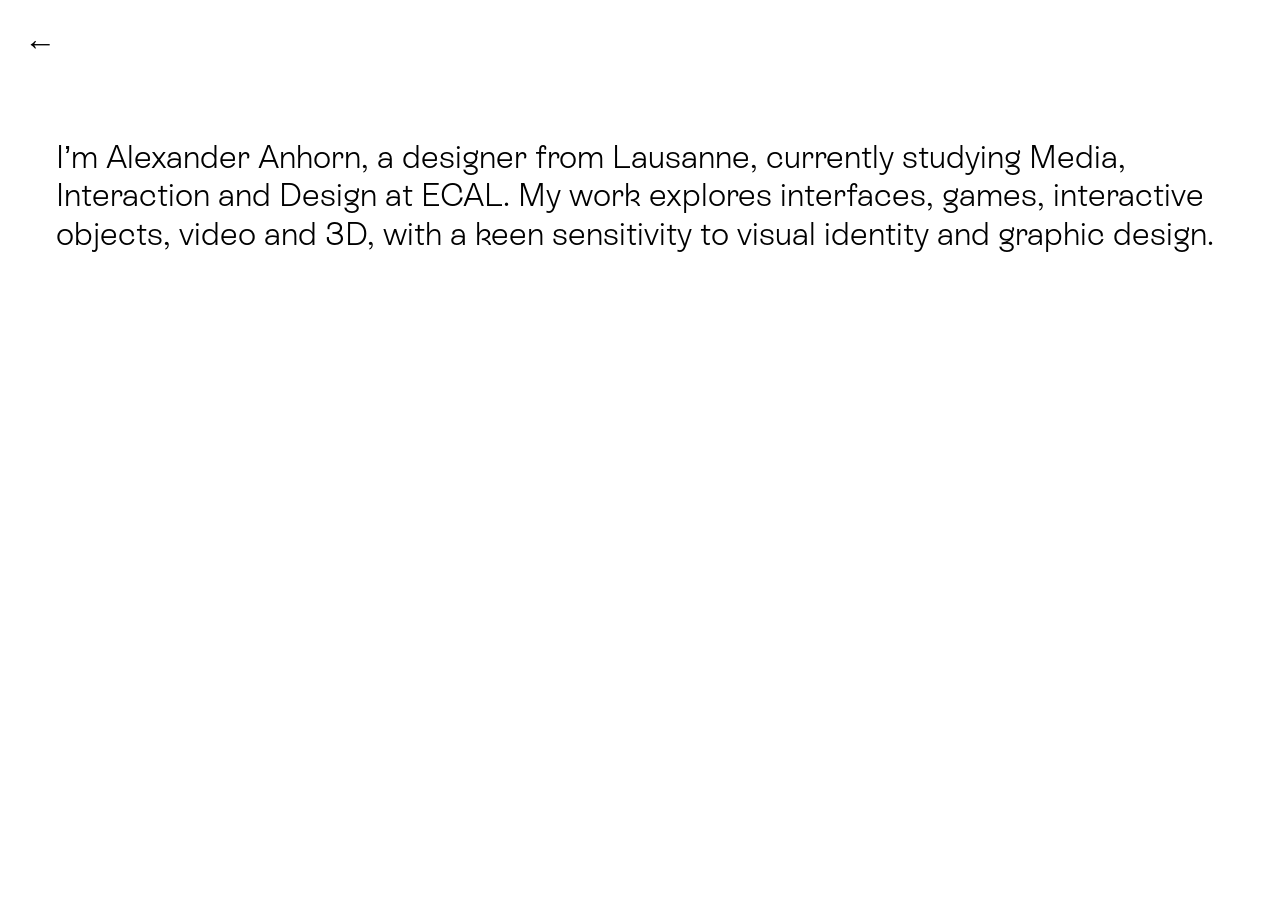
<file: biography.html>
<!DOCTYPE html>
<html lang="en">
<head>
  <meta charset="UTF-8">
  <meta name="viewport" content="width=device-width, initial-scale=1.0">
  <title>Alexander Anhorn — Biography</title>
  <link rel="stylesheet" href="./css/style.css">
  <link rel="icon" type="image/x-icon" href="./favicon.ico">
  <link rel="icon" type="image/png" sizes="32x32" href="./favicon-32.png">
</head>
<body>

  <a class="back-link" href="index.html">←</a>

  <section class="contact-body">
    <p class="contact-status" data-i18n="bio">I'm Alexander Anhorn, a designer from Lausanne, currently studying Media, Interaction and Design at ECAL. My work explores interfaces, games, interactive objects, video and 3D, with a keen sensitivity to visual identity and graphic design.</p>
  </section>

  <script src="./js/lang.js"></script>
</body>
</html>
</file>
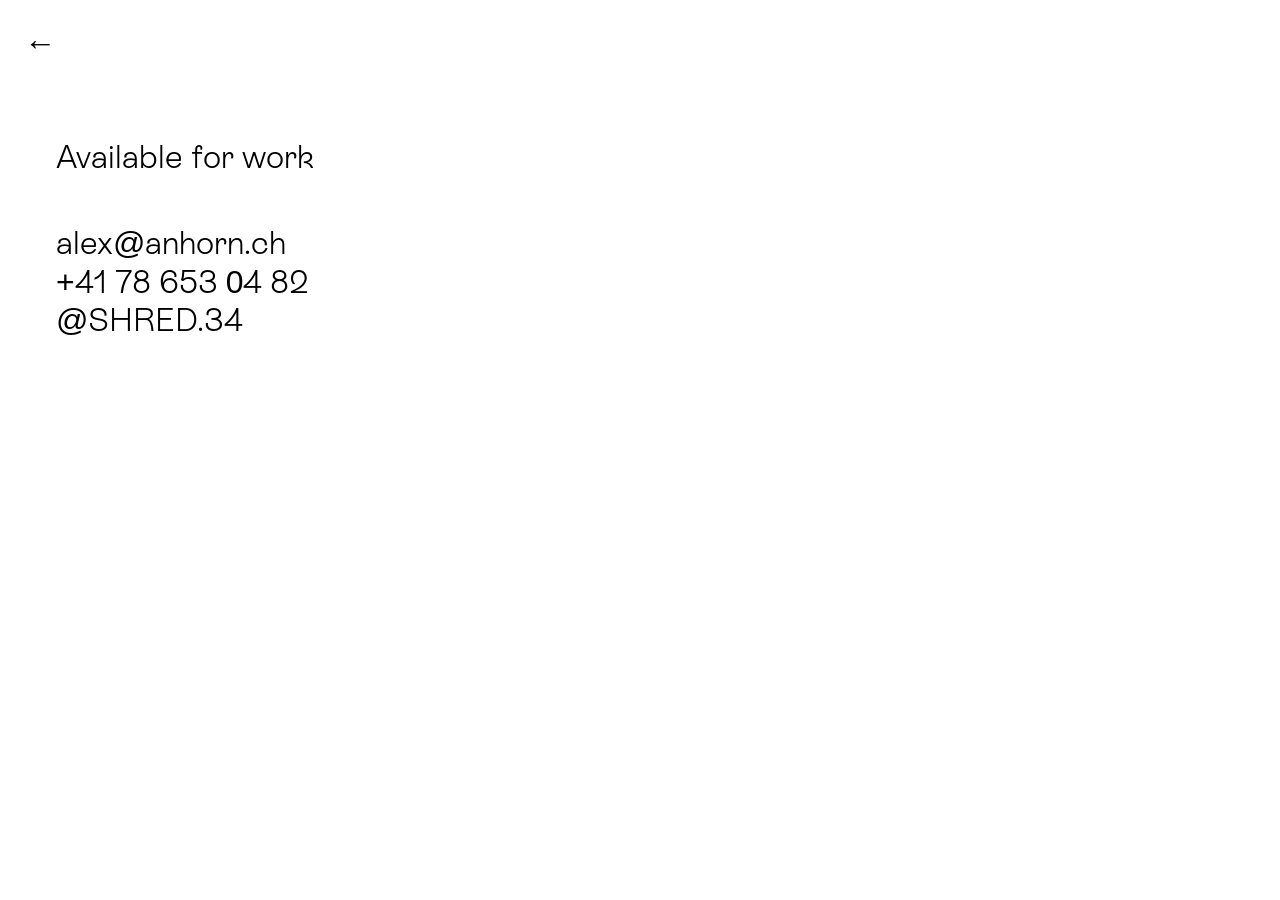
<file: contact.html>
<!DOCTYPE html>
<html lang="fr">
<head>
  <meta charset="UTF-8">
  <meta name="viewport" content="width=device-width, initial-scale=1.0">
  <title>Alexander Anhorn — Contact</title>
  <link rel="stylesheet" href="./css/style.css">
  <link rel="icon" type="image/x-icon" href="./favicon.ico">
  <link rel="icon" type="image/png" sizes="32x32" href="./favicon-32.png">
</head>
<body>

  <a class="back-link" href="index.html">←</a>

  <section class="contact-body">
    <p class="contact-status" data-i18n="available">Available for work</p>
    <a class="contact-link" href="mailto:alex@anhorn.ch">alex@anhorn.ch</a>
    <a class="contact-link" href="tel:+41786530482">+41 78 653 04 82</a>
    <a class="contact-link" href="https://instagram.com/shred.34" target="_blank" rel="noopener">@SHRED.34</a>
  </section>

  <script src="./js/lang.js"></script>
</body>
</html>
</file>
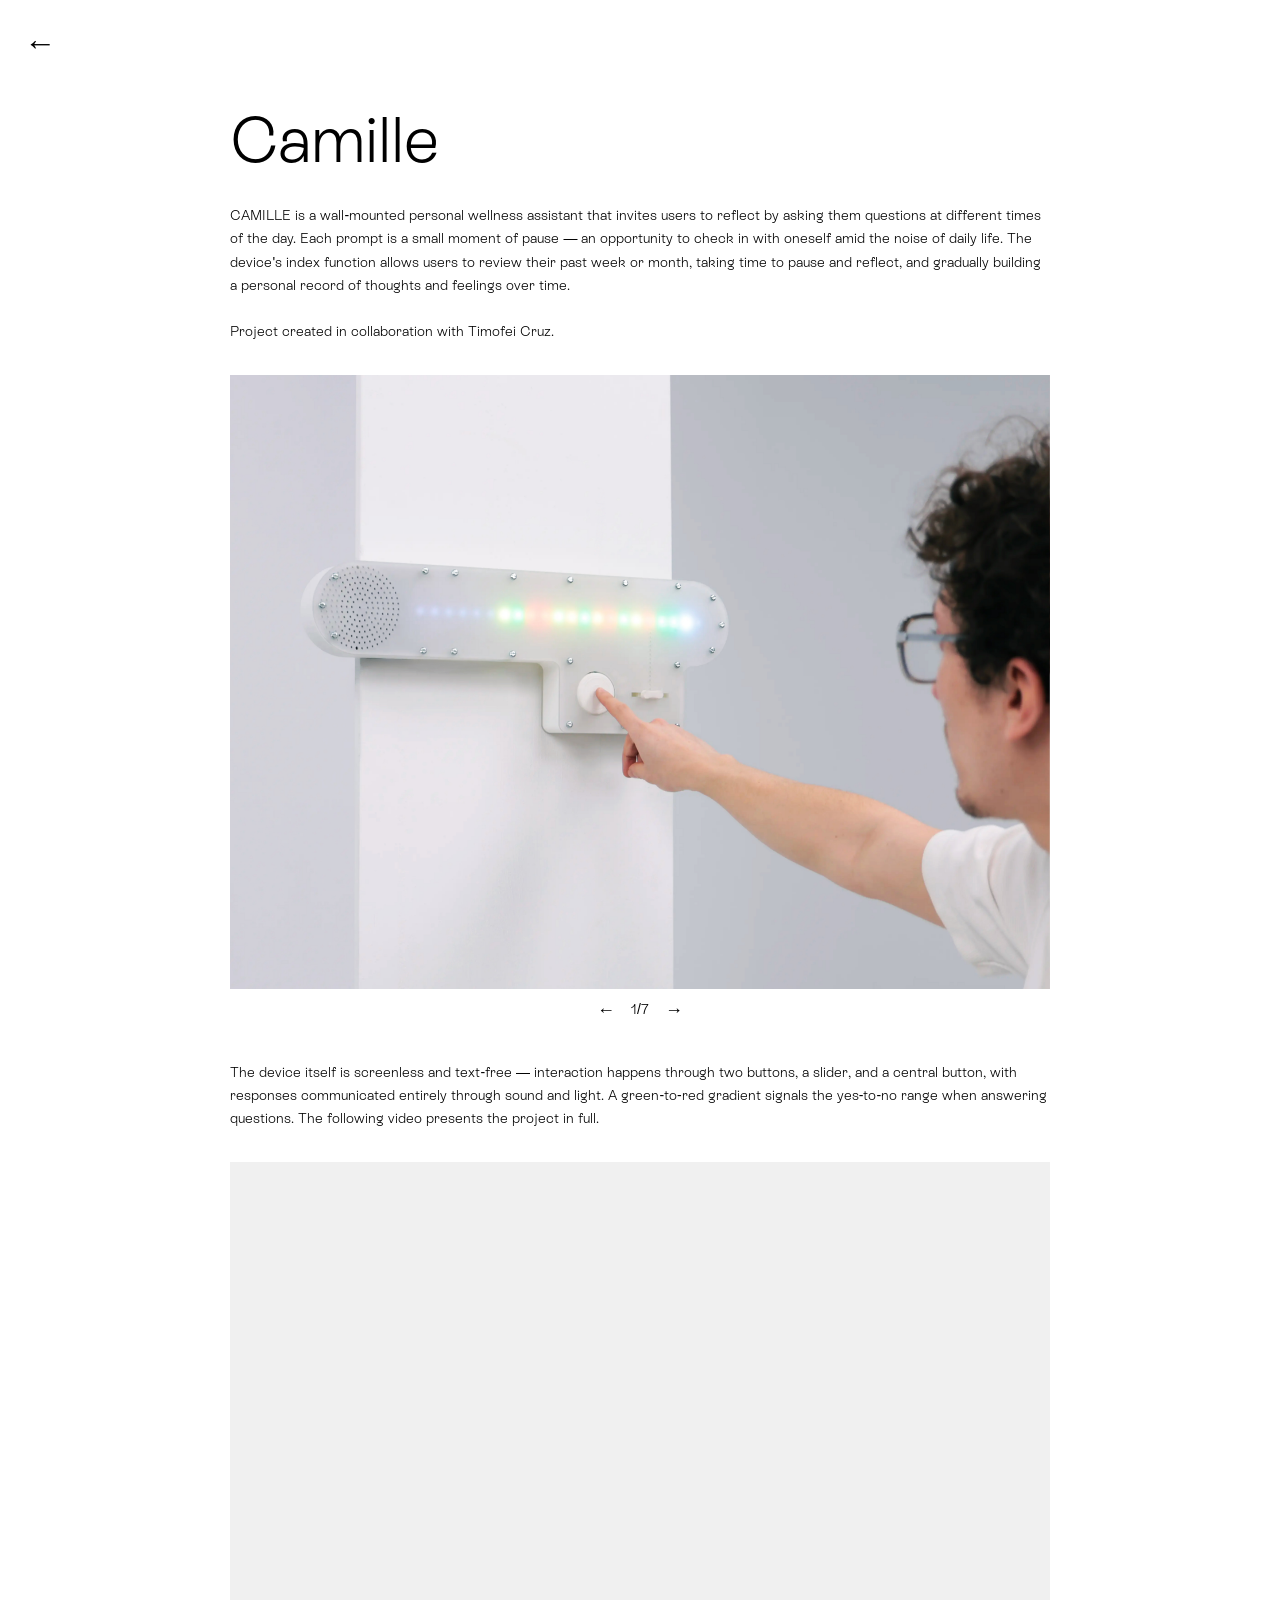
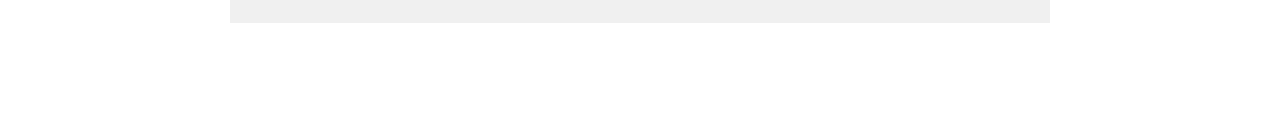
<file: projects/camille.html>
<!doctype html>
<html lang="fr">
  <head>
    <meta charset="UTF-8" />
    <meta name="viewport" content="width=device-width, initial-scale=1.0" />
    <title>Alexander Anhorn — Camille</title>
    <link rel="stylesheet" href="../css/style.css" />
    <link rel="icon" type="image/x-icon" href="../favicon.ico">
  <link rel="icon" type="image/png" sizes="32x32" href="../favicon-32.png">
</head>
  <body>
    <a class="back-link" href="../index.html">←</a>
    <div class="proj-page">
      <h1 class="proj-title">Camille</h1>
      <p class="proj-desc">
        CAMILLE is a wall-mounted personal wellness assistant that invites users
        to reflect by asking them questions at different times of the day. Each
        prompt is a small moment of pause — an opportunity to check in with
        oneself amid the noise of daily life. The device's index function allows
        users to review their past week or month, taking time to pause and
        reflect, and gradually building a personal record of thoughts and
        feelings over time.<br /><br />Project created in collaboration with
        Timofei Cruz.
      </p>
      <div class="carousel" data-folder="carouselCamille" data-count="7">
        <div class="carousel-window"><div class="carousel-track"></div></div>
        <div class="carousel-controls">
          <button class="carousel-btn carousel-prev">←</button>
          <span class="carousel-counter"></span>
          <button class="carousel-btn carousel-next">→</button>
        </div>
      </div>
      <p class="proj-desc">The device itself is screenless and text-free — interaction happens through two buttons, a slider, and a central button, with responses communicated entirely through sound and light. A green-to-red gradient signals the yes-to-no range when answering questions. The following video presents the project in full.</p>
      <div class="video-wrap">
        <iframe
          src="https://www.youtube.com/embed/4P5iVH4lqw8"
          allow="
            accelerometer;
            autoplay;
            clipboard-write;
            encrypted-media;
            gyroscope;
            picture-in-picture;
          "
          allowfullscreen
        ></iframe>
      </div>
    </div>

    <script src="../js/carousel.js"></script>
  <script src="../js/proj-counter.js"></script>
    <script src="../js/lang.js"></script>
</body>
</html>
</file>
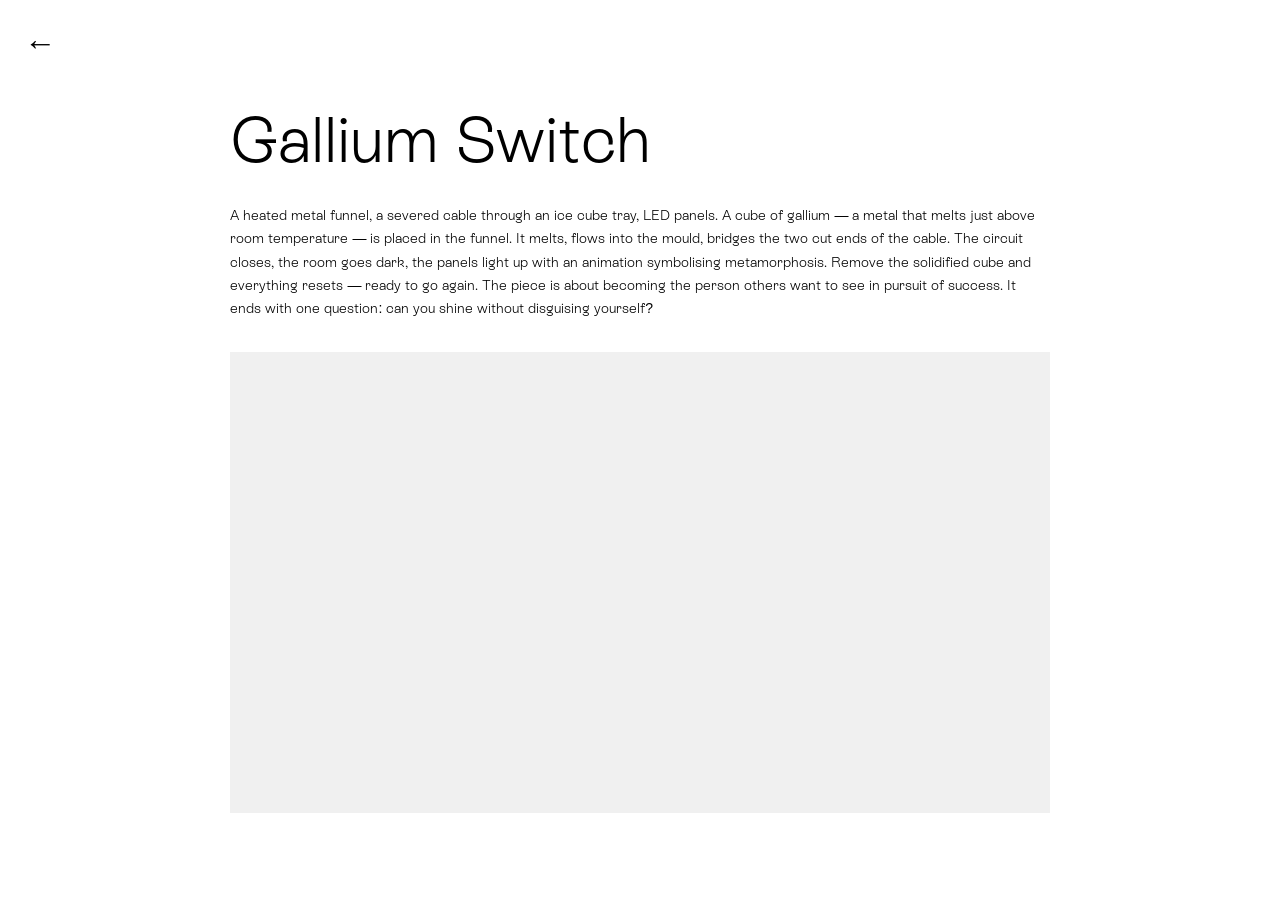
<file: projects/gallium-switch.html>
<!DOCTYPE html>
<html lang="fr">
<head>
  <meta charset="UTF-8">
  <meta name="viewport" content="width=device-width, initial-scale=1.0">
  <title>Alexander Anhorn — Gallium Switch</title>
  <link rel="stylesheet" href="../css/style.css">
  <link rel="icon" type="image/x-icon" href="../favicon.ico">
  <link rel="icon" type="image/png" sizes="32x32" href="../favicon-32.png">
</head>
<body>
  <a class="back-link" href="../index.html">←</a>
  <div class="proj-page">
    <h1 class="proj-title">Gallium Switch</h1>
    <p class="proj-desc">A heated metal funnel, a severed cable through an ice cube tray, LED panels. A cube of gallium — a metal that melts just above room temperature — is placed in the funnel. It melts, flows into the mould, bridges the two cut ends of the cable. The circuit closes, the room goes dark, the panels light up with an animation symbolising metamorphosis. Remove the solidified cube and everything resets — ready to go again. The piece is about becoming the person others want to see in pursuit of success. It ends with one question: can you shine without disguising yourself?</p>
    <div class="video-wrap">
    <iframe src="https://www.youtube.com/embed/APGtjg0AK90" allow="accelerometer; autoplay; clipboard-write; encrypted-media; gyroscope; picture-in-picture" allowfullscreen></iframe>
  </div>
  </div>
  
  <script src="../js/carousel.js"></script>
  <script src="../js/proj-counter.js"></script>
  <script src="../js/lang.js"></script>
</body>
</html>
</file>
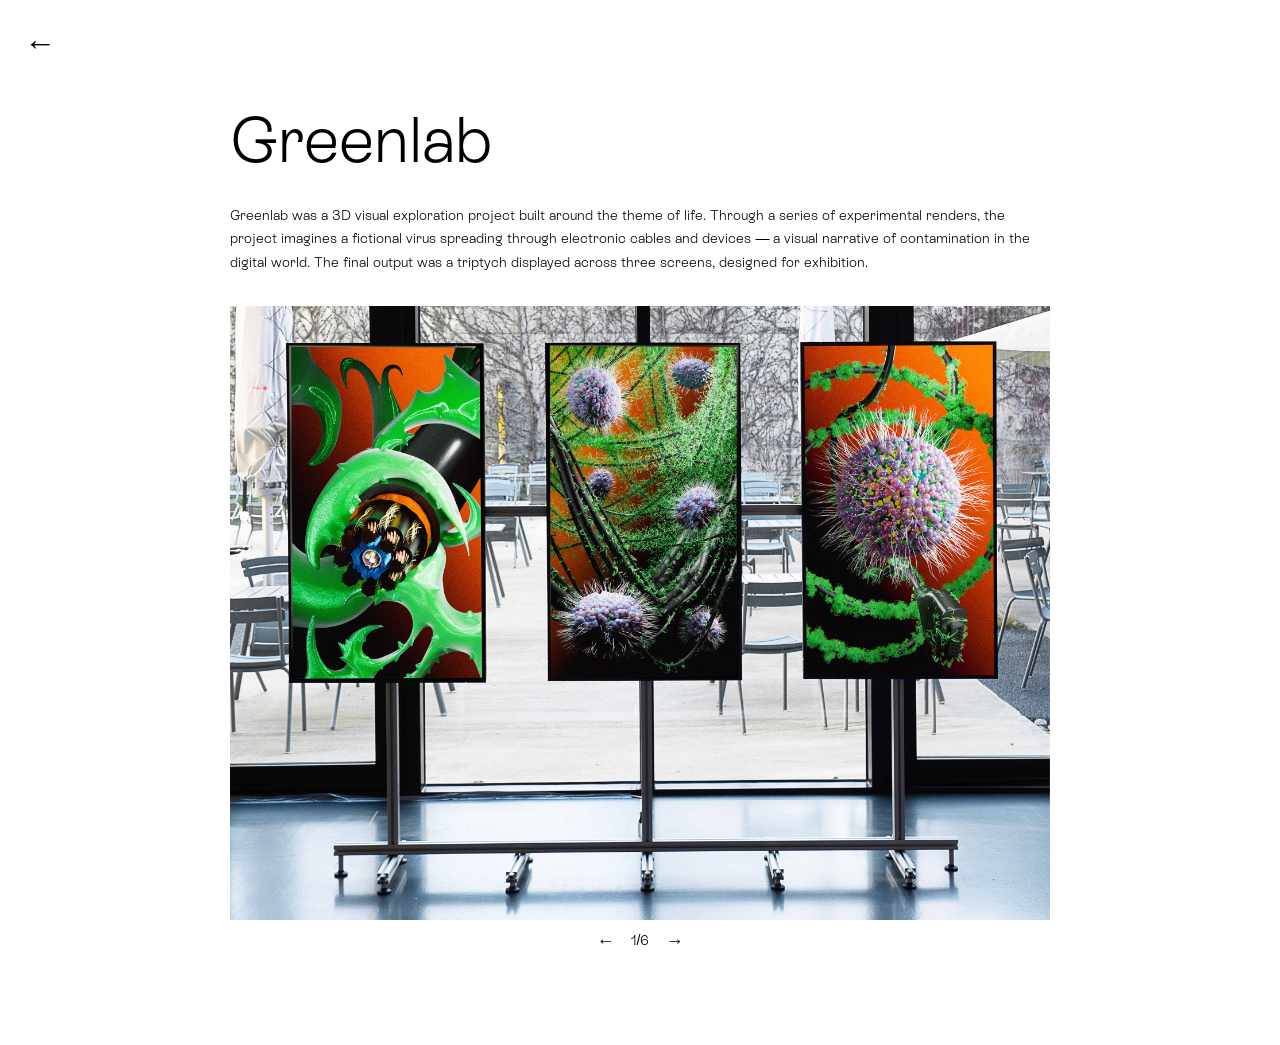
<file: projects/greenlab.html>
<!DOCTYPE html>
<html lang="fr">
<head>
  <meta charset="UTF-8">
  <meta name="viewport" content="width=device-width, initial-scale=1.0">
  <title>Alexander Anhorn — Greenlab</title>
  <link rel="stylesheet" href="../css/style.css">
  <link rel="icon" type="image/x-icon" href="../favicon.ico">
  <link rel="icon" type="image/png" sizes="32x32" href="../favicon-32.png">
</head>
<body>
  <a class="back-link" href="../index.html">←</a>
  <div class="proj-page">
    <h1 class="proj-title">Greenlab</h1>
    <p class="proj-desc">Greenlab was a 3D visual exploration project built around the theme of life. Through a series of experimental renders, the project imagines a fictional virus spreading through electronic cables and devices — a visual narrative of contamination in the digital world. The final output was a triptych displayed across three screens, designed for exhibition.</p>
    <div class="carousel" data-folder="carouselGreenlab" data-count="6">
    <div class="carousel-window"><div class="carousel-track"></div></div>
    <div class="carousel-controls">
      <button class="carousel-btn carousel-prev">←</button>
      <span class="carousel-counter"></span>
      <button class="carousel-btn carousel-next">→</button>
    </div>
  </div>
  </div>
  
  <script src="../js/carousel.js"></script>
  <script src="../js/proj-counter.js"></script>
  <script src="../js/lang.js"></script>
</body>
</html>
</file>
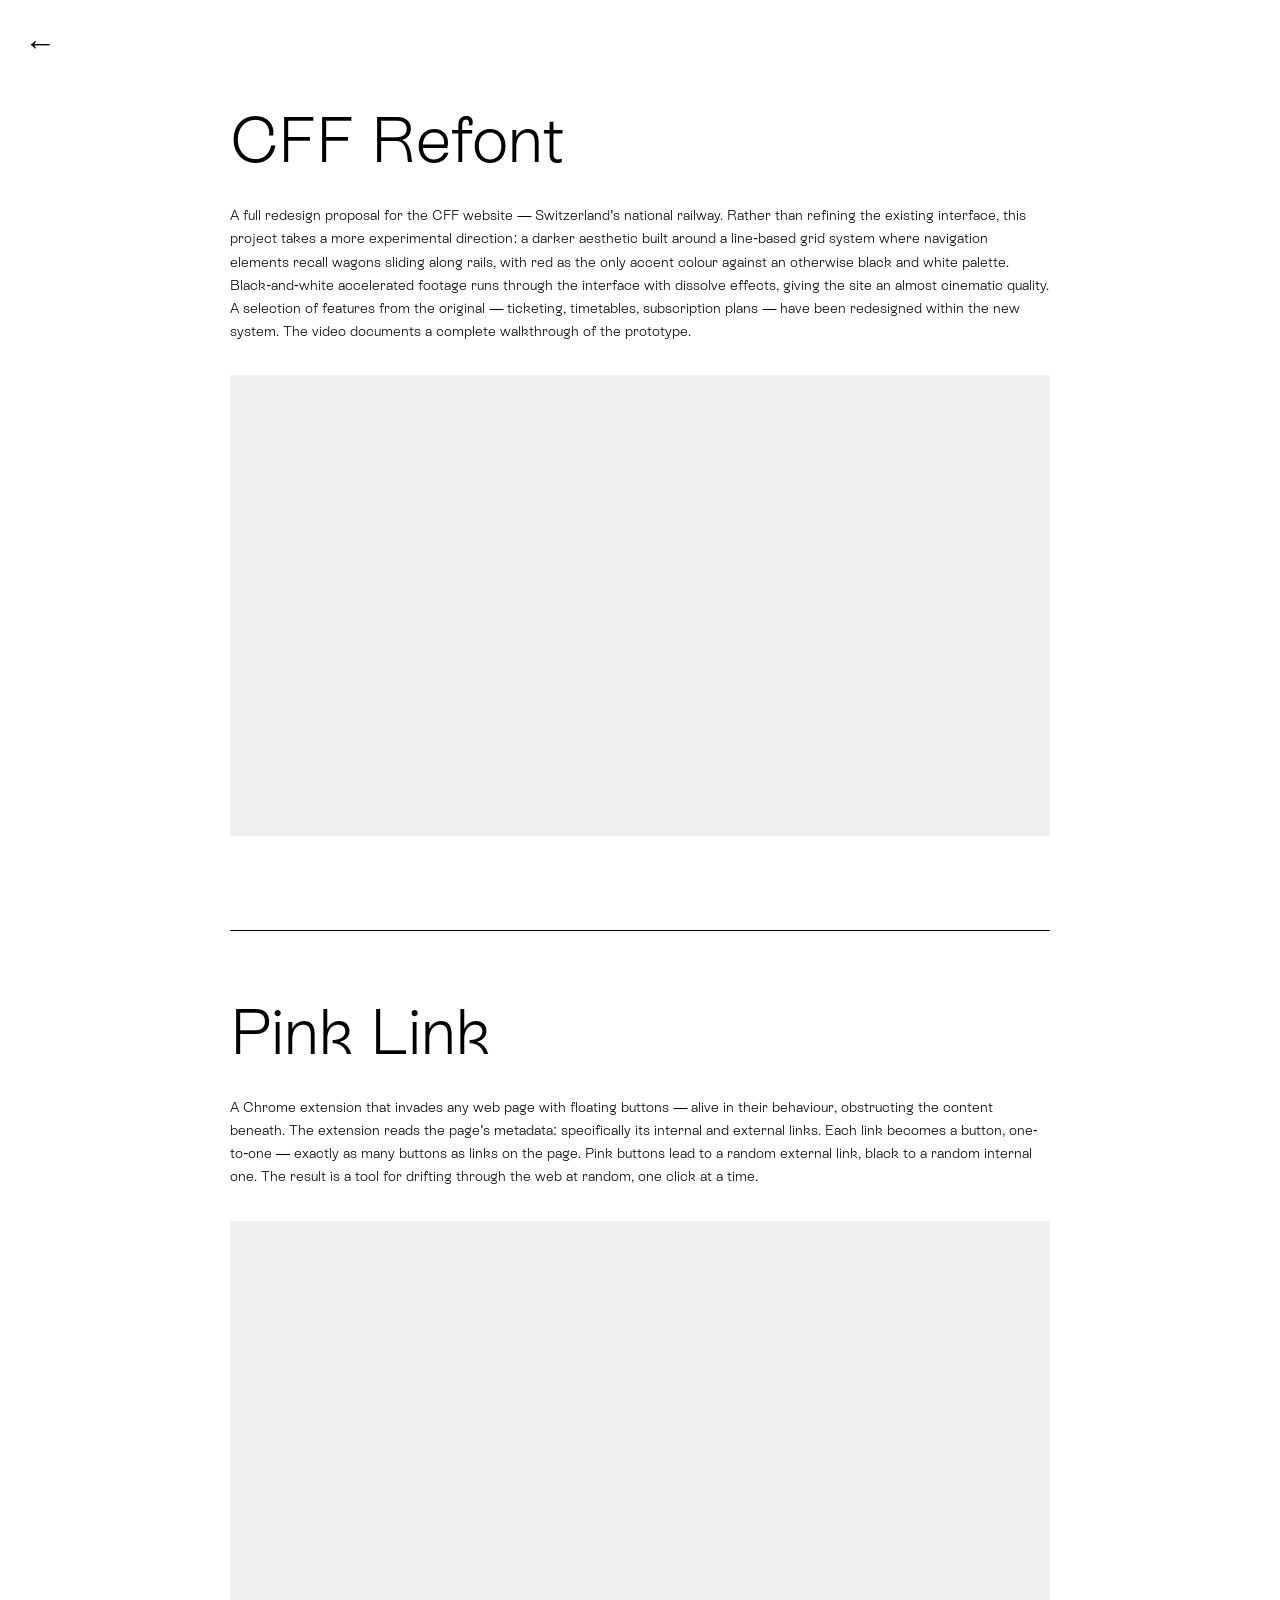
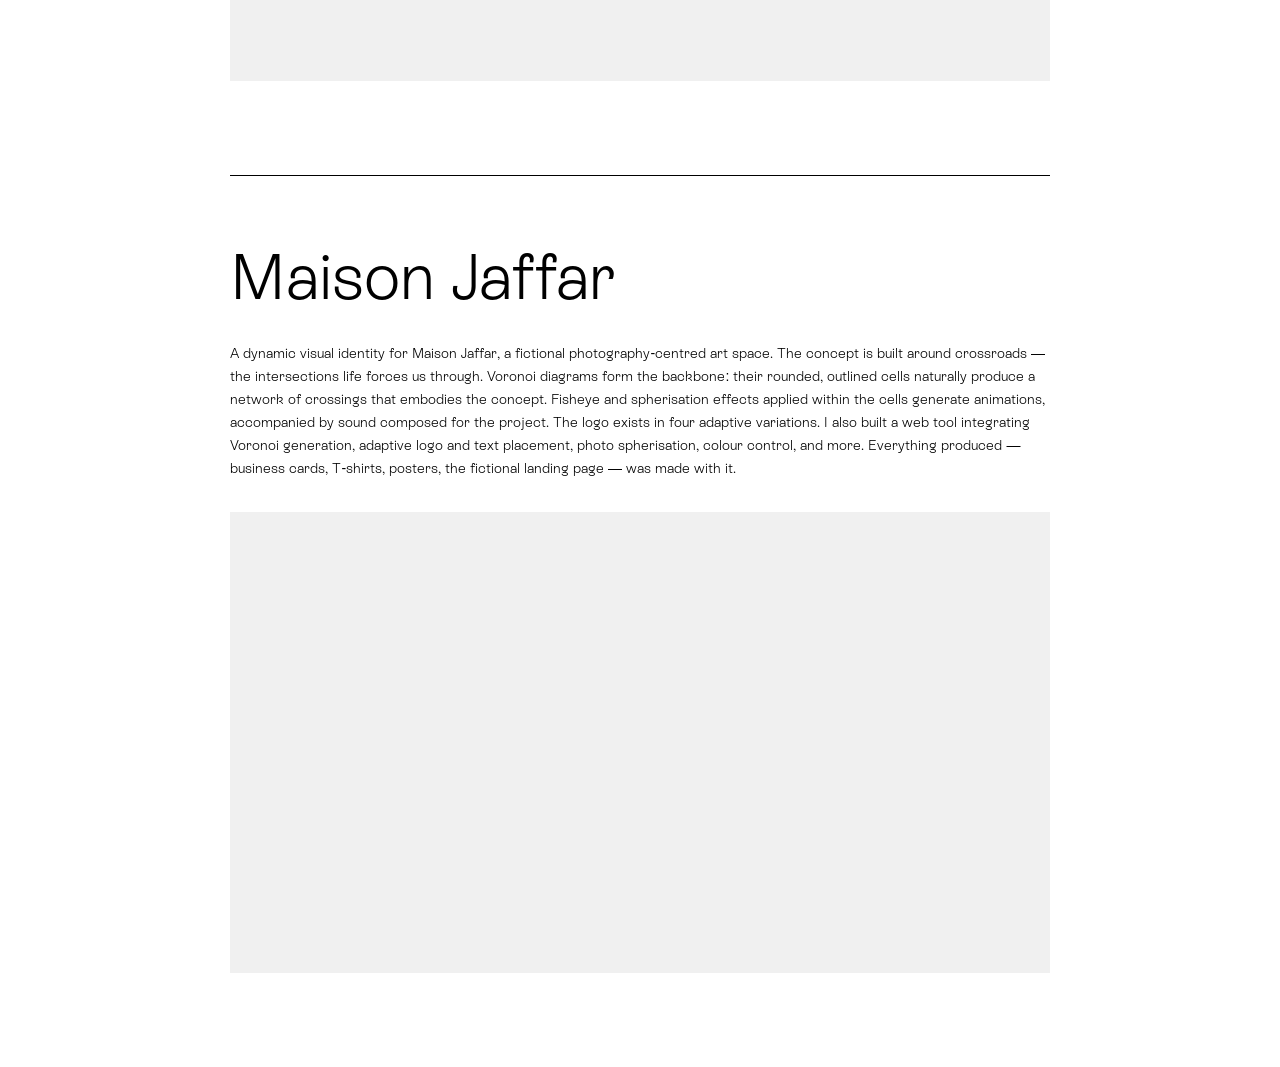
<file: projects/identity.html>
<!DOCTYPE html>
<html lang="fr">
<head>
  <meta charset="UTF-8">
  <meta name="viewport" content="width=device-width, initial-scale=1.0">
  <title>Alexander Anhorn — Identity</title>
  <link rel="stylesheet" href="../css/style.css">
  <link rel="icon" type="image/x-icon" href="../favicon.ico">
  <link rel="icon" type="image/png" sizes="32x32" href="../favicon-32.png">
</head>
<body class="cat-page">
  <a class="back-link" href="../index.html">←</a>

  <section id="cff-refont" class="proj-page">
    <h1 class="proj-title">CFF Refont</h1>
    <p class="proj-desc">A full redesign proposal for the CFF website — Switzerland's national railway. Rather than refining the existing interface, this project takes a more experimental direction: a darker aesthetic built around a line-based grid system where navigation elements recall wagons sliding along rails, with red as the only accent colour against an otherwise black and white palette. Black-and-white accelerated footage runs through the interface with dissolve effects, giving the site an almost cinematic quality. A selection of features from the original — ticketing, timetables, subscription plans — have been redesigned within the new system. The video documents a complete walkthrough of the prototype.</p>
    <div class="video-wrap">
      <iframe src="https://www.youtube.com/embed/hM0spb-JqyQ" allow="accelerometer; autoplay; clipboard-write; encrypted-media; gyroscope; picture-in-picture" allowfullscreen></iframe>
    </div>
  </section>

  <section id="pink-link" class="proj-page">
    <h1 class="proj-title">Pink Link</h1>
    <p class="proj-desc">A Chrome extension that invades any web page with floating buttons — alive in their behaviour, obstructing the content beneath. The extension reads the page's metadata: specifically its internal and external links. Each link becomes a button, one-to-one — exactly as many buttons as links on the page. Pink buttons lead to a random external link, black to a random internal one. The result is a tool for drifting through the web at random, one click at a time.</p>
    <div class="video-wrap">
      <iframe src="https://www.youtube.com/embed/PV7QRGkUVms" allow="accelerometer; autoplay; clipboard-write; encrypted-media; gyroscope; picture-in-picture" allowfullscreen></iframe>
    </div>
  </section>

  <section id="maison-jaffar" class="proj-page">
    <h1 class="proj-title">Maison Jaffar</h1>
    <p class="proj-desc">A dynamic visual identity for Maison Jaffar, a fictional photography-centred art space. The concept is built around crossroads — the intersections life forces us through. Voronoi diagrams form the backbone: their rounded, outlined cells naturally produce a network of crossings that embodies the concept. Fisheye and spherisation effects applied within the cells generate animations, accompanied by sound composed for the project. The logo exists in four adaptive variations. I also built a web tool integrating Voronoi generation, adaptive logo and text placement, photo spherisation, colour control, and more. Everything produced — business cards, T-shirts, posters, the fictional landing page — was made with it.</p>
    <div class="video-wrap">
      <iframe src="https://www.youtube.com/embed/d6-wKvI79KM" allow="accelerometer; autoplay; clipboard-write; encrypted-media; gyroscope; picture-in-picture" allowfullscreen></iframe>
    </div>
  </section>

  <script src="../js/carousel.js"></script>
  <script src="../js/lang.js"></script>
</body>
</html>
</file>
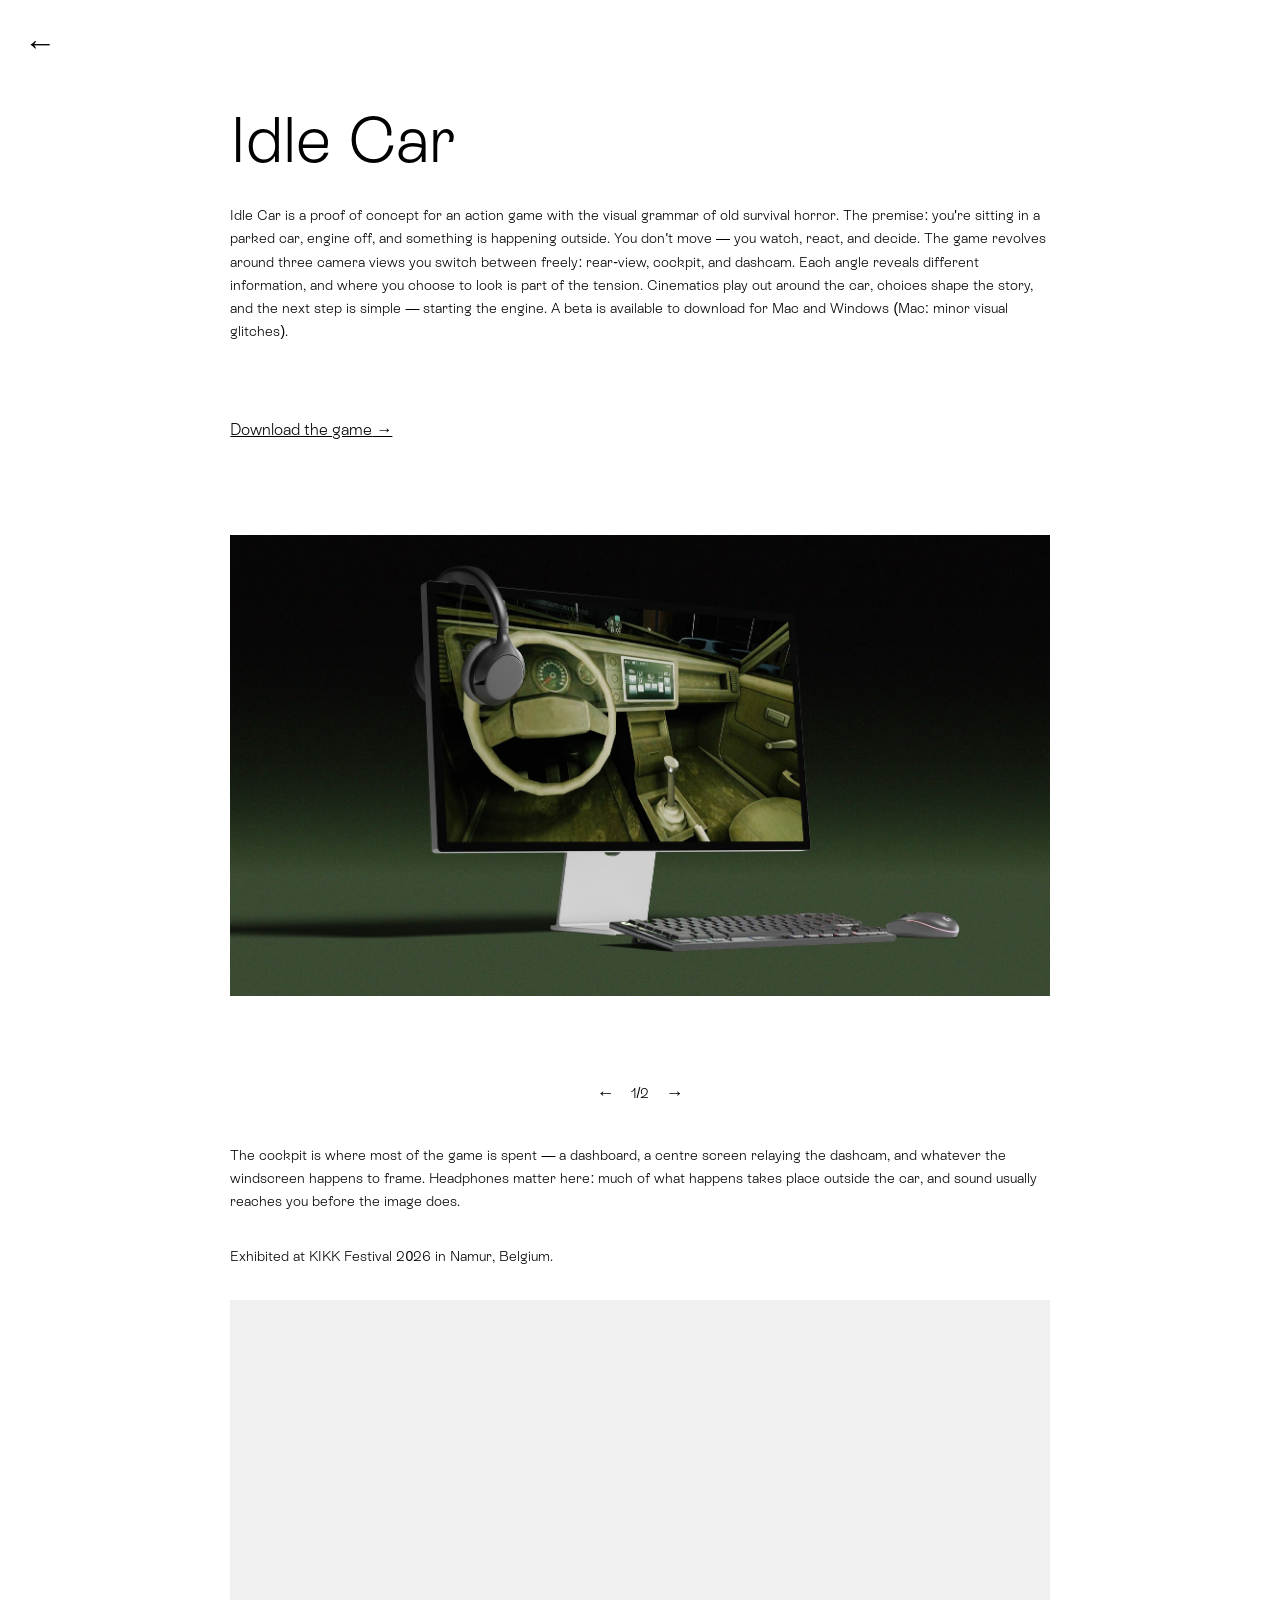
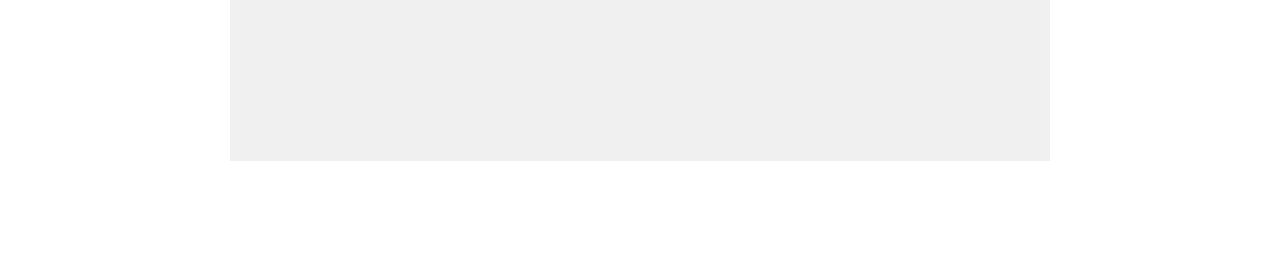
<file: projects/idle-car.html>
<!DOCTYPE html>
<html lang="fr">
<head>
  <meta charset="UTF-8">
  <meta name="viewport" content="width=device-width, initial-scale=1.0">
  <title>Alexander Anhorn — Idle Car</title>
  <link rel="stylesheet" href="../css/style.css">
  <link rel="icon" type="image/x-icon" href="../favicon.ico">
  <link rel="icon" type="image/png" sizes="32x32" href="../favicon-32.png">
</head>
<body>
  <a class="back-link" href="../index.html">←</a>
  <div class="proj-page">
    <h1 class="proj-title">Idle Car</h1>
    <p class="proj-desc">Idle Car is a proof of concept for an action game with the visual grammar of old survival horror. The premise: you're sitting in a parked car, engine off, and something is happening outside. You don't move — you watch, react, and decide. The game revolves around three camera views you switch between freely: rear-view, cockpit, and dashcam. Each angle reveals different information, and where you choose to look is part of the tension. Cinematics play out around the car, choices shape the story, and the next step is simple — starting the engine. A beta is available to download for Mac and Windows (Mac: minor visual glitches).</p>
    <a class="visit-btn" href="https://drive.google.com/drive/folders/1WmuGCr6IubR9xsegQspfVxIwwND_Ti1F?usp=sharing" target="_blank" rel="noopener">Download the game</a>

    <div class="carousel" data-folder="carouselIdleCar" data-files="idlecar1.jpg,idlecar2.jpg">
      <div class="carousel-window"><div class="carousel-track"></div></div>
      <div class="carousel-controls">
        <button class="carousel-btn carousel-prev">←</button>
        <span class="carousel-counter"></span>
        <button class="carousel-btn carousel-next">→</button>
      </div>
    </div>

    <p class="proj-desc">The cockpit is where most of the game is spent — a dashboard, a centre screen relaying the dashcam, and whatever the windscreen happens to frame. Headphones matter here: much of what happens takes place outside the car, and sound usually reaches you before the image does.</p>

    <p class="proj-desc">Exhibited at KIKK Festival 2026 in Namur, Belgium.</p>

    <div class="video-wrap">
      <iframe src="https://www.youtube.com/embed/O0tAnjPHIWw" allow="accelerometer; autoplay; clipboard-write; encrypted-media; gyroscope; picture-in-picture" allowfullscreen></iframe>
    </div>
  </div>
  
  <script src="../js/carousel.js"></script>
  <script src="../js/proj-counter.js"></script>
  <script src="../js/lang.js"></script>
</body>
</html>
</file>
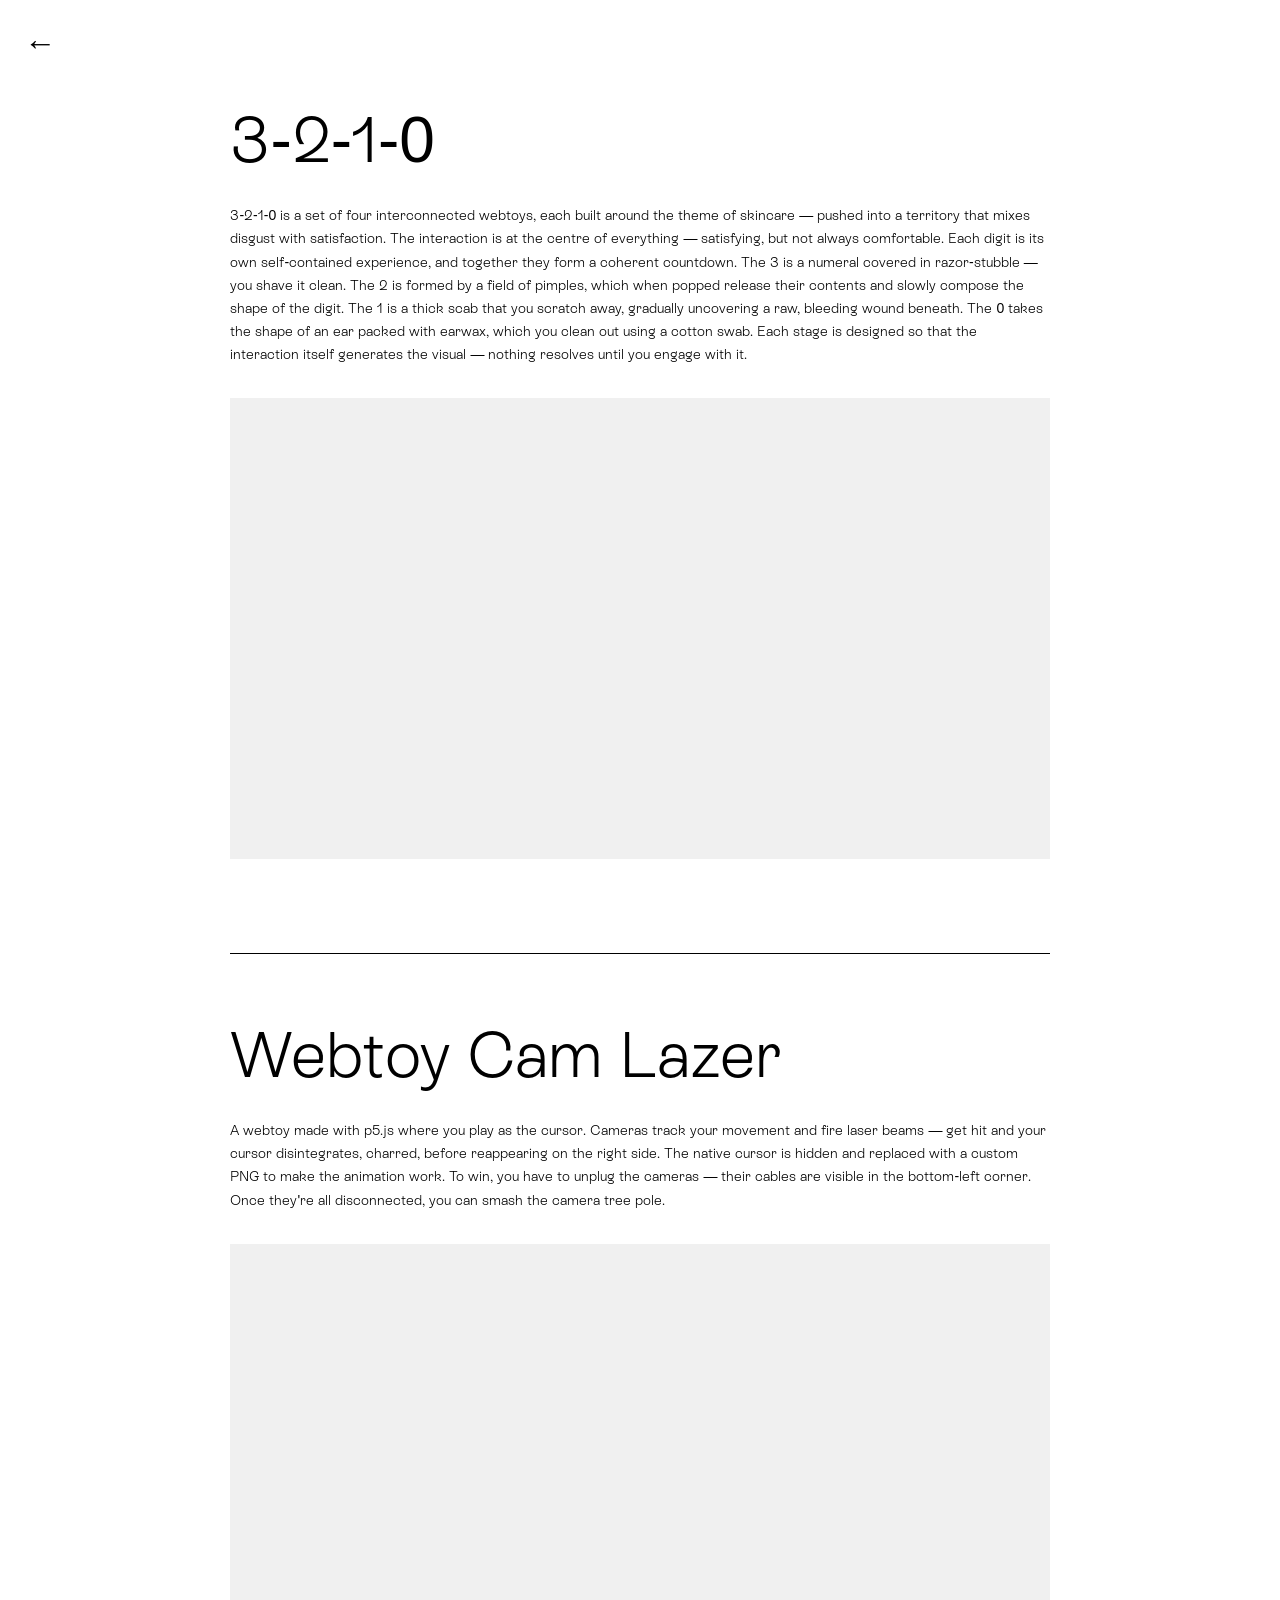
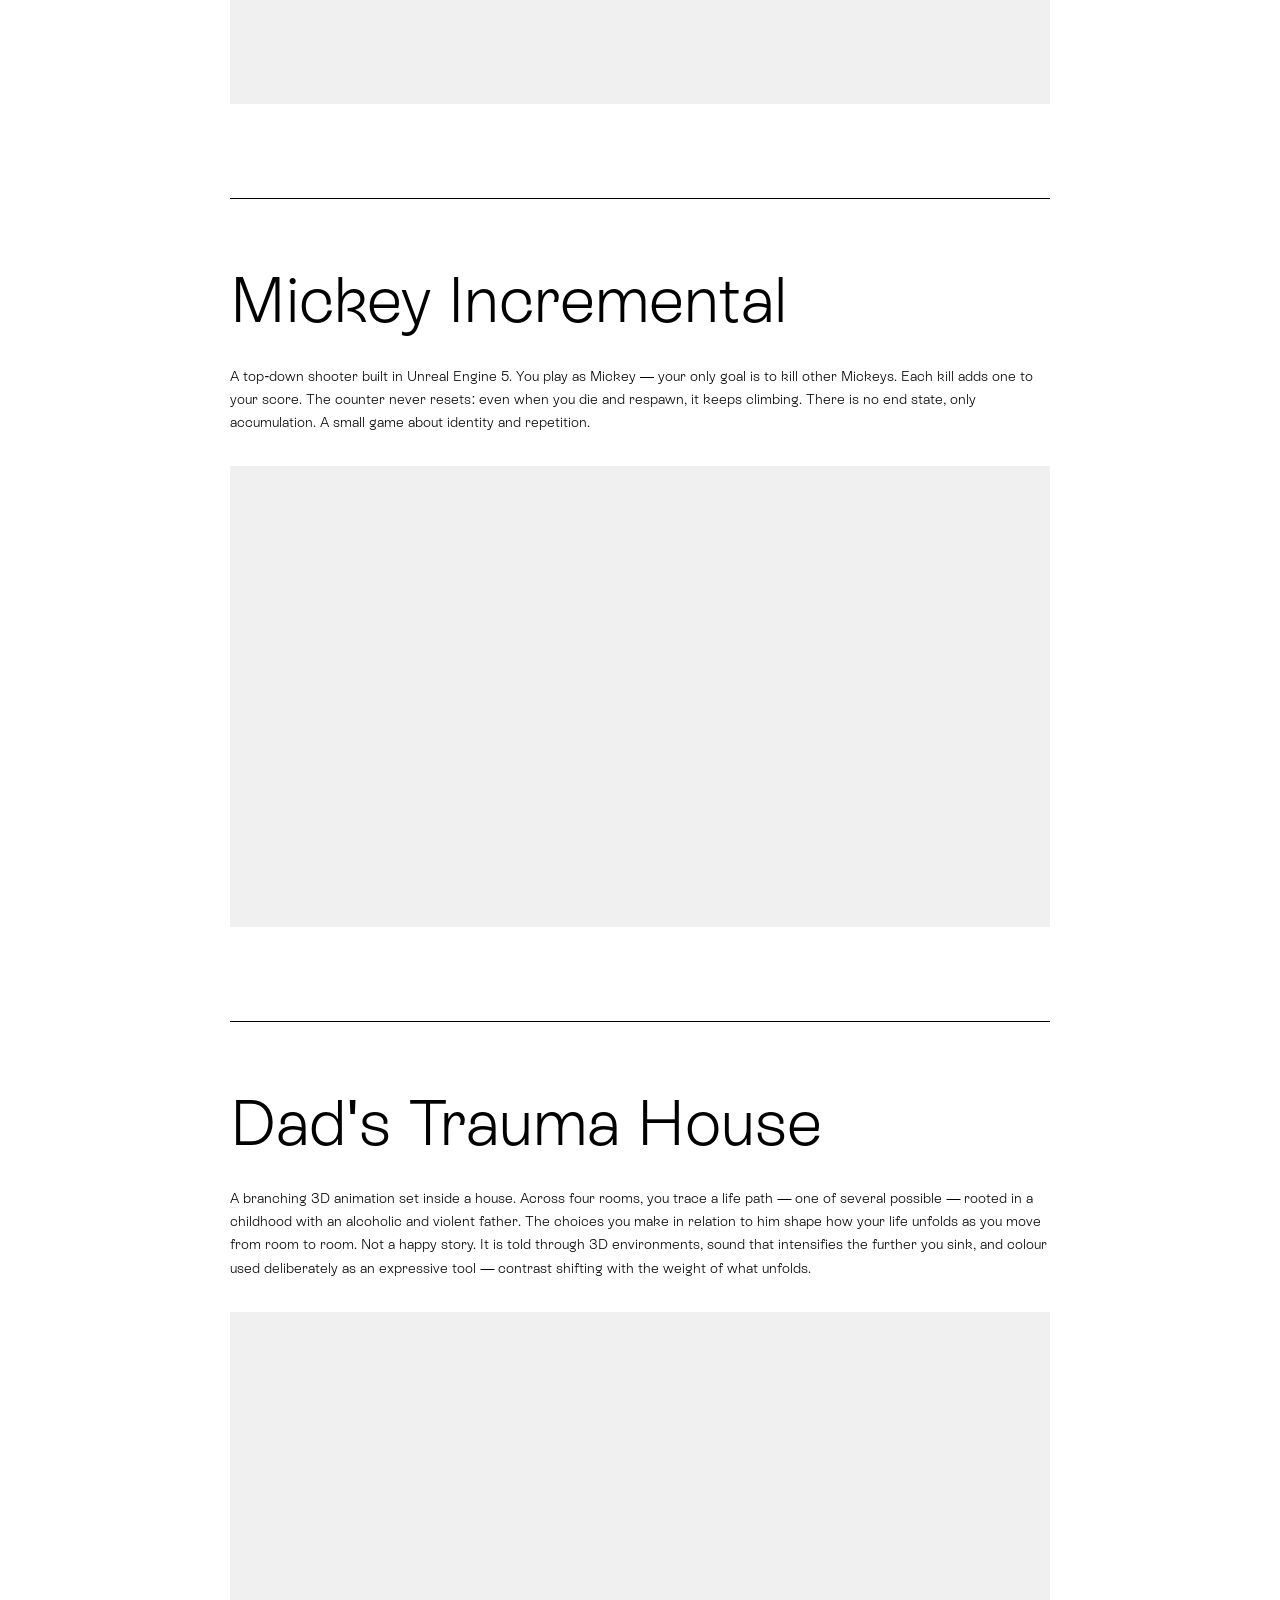
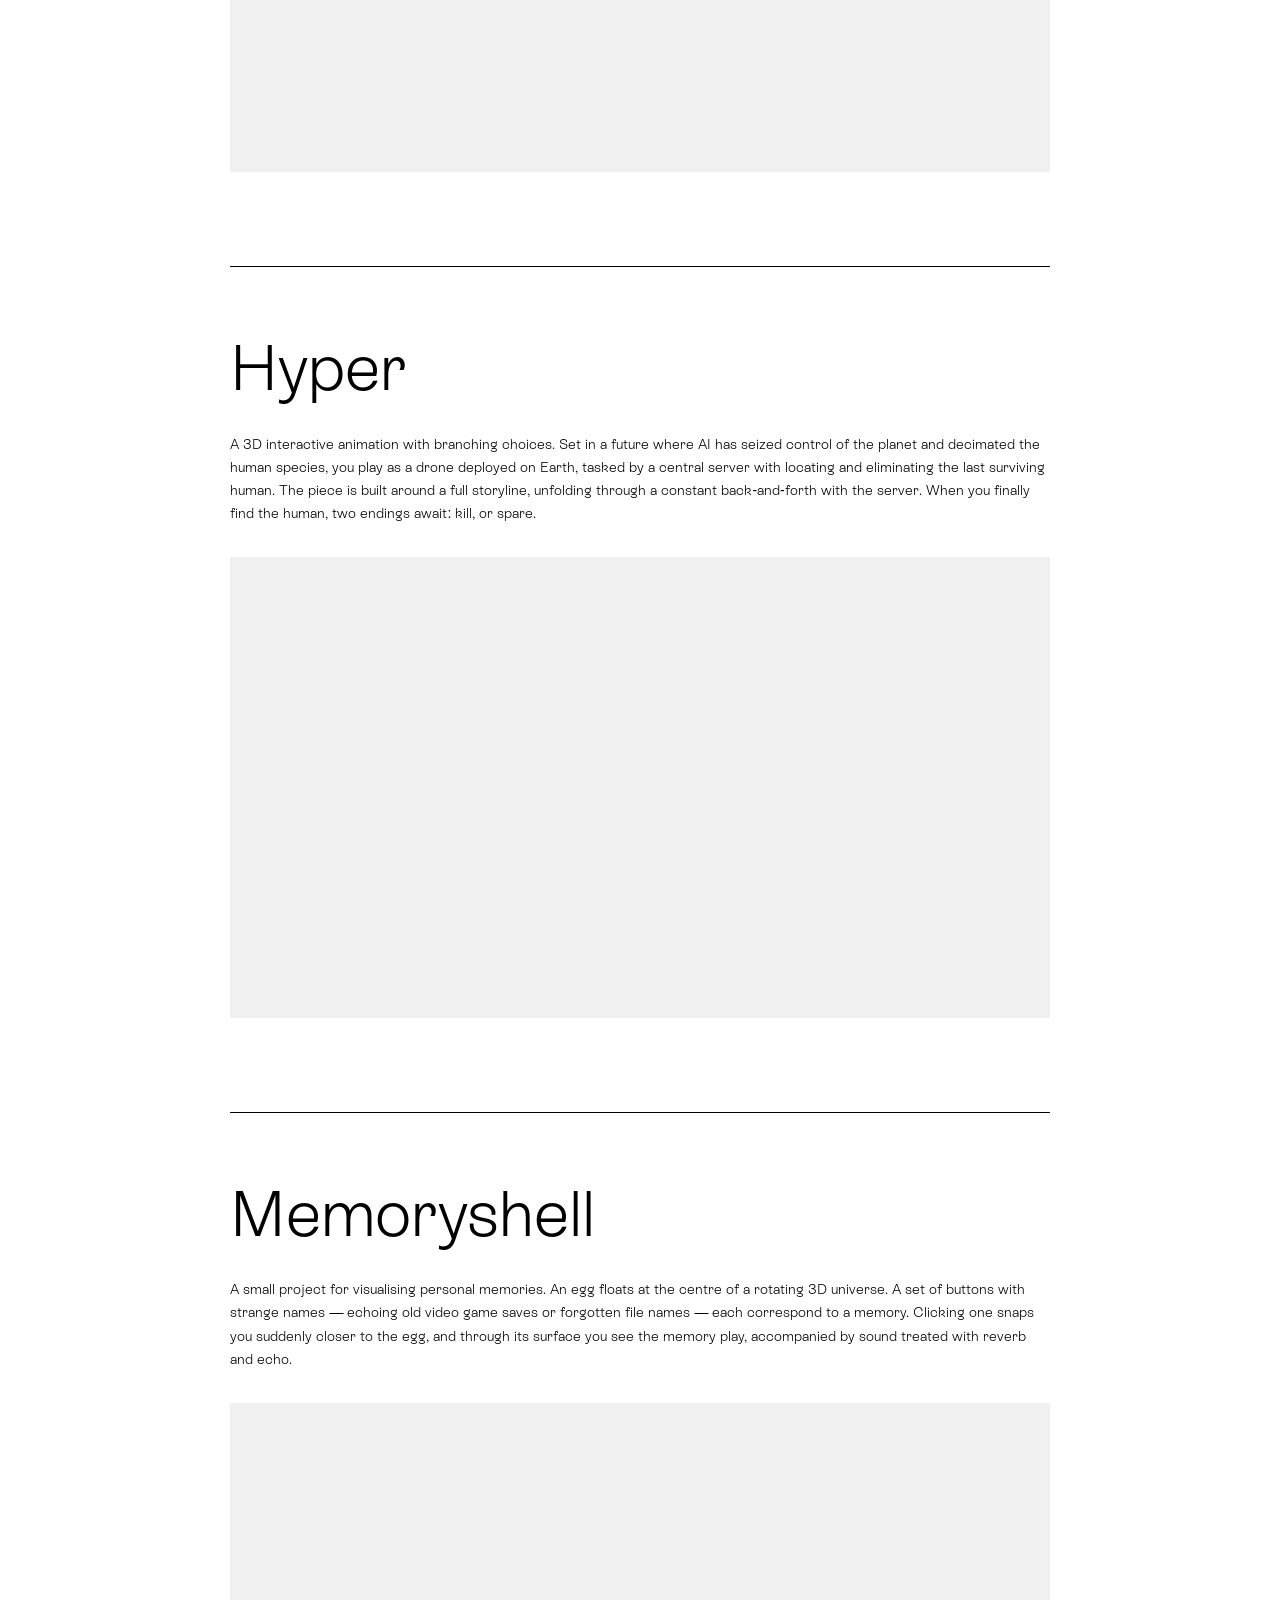
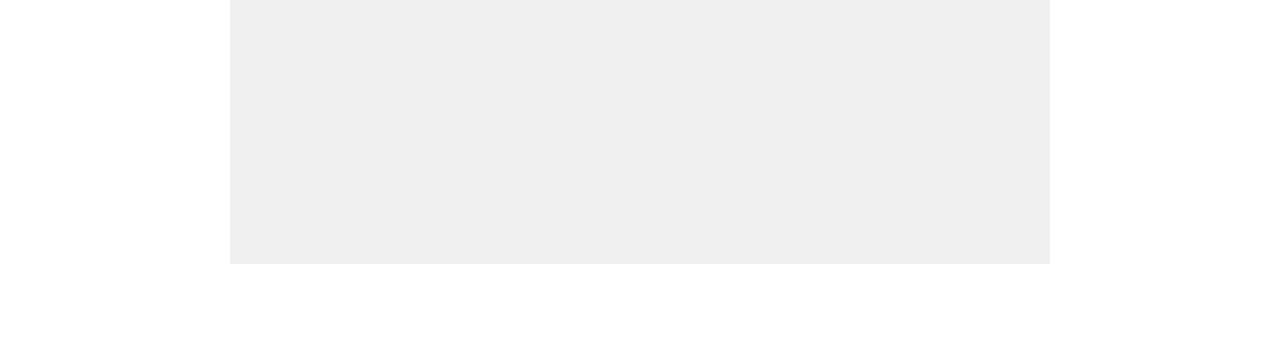
<file: projects/interaction.html>
<!doctype html>
<html lang="fr">
  <head>
    <meta charset="UTF-8" />
    <meta name="viewport" content="width=device-width, initial-scale=1.0" />
    <title>Alexander Anhorn — Interaction</title>
    <link rel="stylesheet" href="../css/style.css" />
    <link rel="icon" type="image/x-icon" href="../favicon.ico" />
    <link rel="icon" type="image/png" sizes="32x32" href="../favicon-32.png" />
  </head>
  <body class="cat-page">
    <a class="back-link" href="../index.html">←</a>

    <section id="3-2-1-0" class="proj-page">
      <h1 class="proj-title">3-2-1-0</h1>
      <p class="proj-desc">
        3-2-1-0 is a set of four interconnected webtoys, each built around the
        theme of skincare — pushed into a territory that mixes disgust with
        satisfaction. The interaction is at the centre of everything —
        satisfying, but not always comfortable. Each digit is its own
        self-contained experience, and together they form a coherent countdown.
        The 3 is a numeral covered in razor-stubble — you shave it clean. The 2
        is formed by a field of pimples, which when popped release their
        contents and slowly compose the shape of the digit. The 1 is a thick
        scab that you scratch away, gradually uncovering a raw, bleeding wound
        beneath. The 0 takes the shape of an ear packed with earwax, which you
        clean out using a cotton swab. Each stage is designed so that the
        interaction itself generates the visual — nothing resolves until you
        engage with it.
      </p>
      <div class="video-wrap">
        <iframe
          src="https://www.youtube.com/embed/sgIAX-_balk"
          allow="
            accelerometer;
            autoplay;
            clipboard-write;
            encrypted-media;
            gyroscope;
            picture-in-picture;
          "
          allowfullscreen
        ></iframe>
      </div>
    </section>

    <section id="webtoy-cam-lazer" class="proj-page">
      <h1 class="proj-title">Webtoy Cam Lazer</h1>
      <p class="proj-desc">
        A webtoy made with p5.js where you play as the cursor. Cameras track
        your movement and fire laser beams — get hit and your cursor
        disintegrates, charred, before reappearing on the right side. The native
        cursor is hidden and replaced with a custom PNG to make the animation
        work. To win, you have to unplug the cameras — their cables are visible
        in the bottom-left corner. Once they're all disconnected, you can smash
        the camera tree pole.
      </p>
      <div class="video-wrap">
        <iframe
          src="https://www.youtube.com/embed/xjrmOE2xqXY"
          allow="
            accelerometer;
            autoplay;
            clipboard-write;
            encrypted-media;
            gyroscope;
            picture-in-picture;
          "
          allowfullscreen
        ></iframe>
      </div>
    </section>

    <section id="mickey-incremental" class="proj-page">
      <h1 class="proj-title">Mickey Incremental</h1>
      <p class="proj-desc">
        A top-down shooter built in Unreal Engine 5. You play as Mickey — your
        only goal is to kill other Mickeys. Each kill adds one to your score.
        The counter never resets: even when you die and respawn, it keeps
        climbing. There is no end state, only accumulation. A small game about
        identity and repetition.
      </p>
      <div class="video-wrap">
        <iframe
          src="https://www.youtube.com/embed/K9CyuRdMB3M"
          allow="
            accelerometer;
            autoplay;
            clipboard-write;
            encrypted-media;
            gyroscope;
            picture-in-picture;
          "
          allowfullscreen
        ></iframe>
      </div>
    </section>

    <section id="dads-trauma-house" class="proj-page">
      <h1 class="proj-title">Dad's Trauma House</h1>
      <p class="proj-desc">
        A branching 3D animation set inside a house. Across four rooms, you
        trace a life path — one of several possible — rooted in a childhood with
        an alcoholic and violent father. The choices you make in relation to him
        shape how your life unfolds as you move from room to room. Not a happy
        story. It is told through 3D environments, sound that intensifies the
        further you sink, and colour used deliberately as an expressive tool —
        contrast shifting with the weight of what unfolds.
      </p>
      <div class="video-wrap">
        <iframe
          src="https://www.youtube.com/embed/m1A9i_M4Sx0"
          allow="
            accelerometer;
            autoplay;
            clipboard-write;
            encrypted-media;
            gyroscope;
            picture-in-picture;
          "
          allowfullscreen
        ></iframe>
      </div>
    </section>

    <section id="hyper" class="proj-page">
      <h1 class="proj-title">Hyper</h1>
      <p class="proj-desc">
        A 3D interactive animation with branching choices. Set in a future where
        AI has seized control of the planet and decimated the human species, you
        play as a drone deployed on Earth, tasked by a central server with
        locating and eliminating the last surviving human. The piece is built
        around a full storyline, unfolding through a constant back-and-forth
        with the server. When you finally find the human, two endings await:
        kill, or spare.
      </p>
      <div class="video-wrap">
        <iframe
          src="https://www.youtube.com/embed/MEHvmLl1e-s"
          allow="
            accelerometer;
            autoplay;
            clipboard-write;
            encrypted-media;
            gyroscope;
            picture-in-picture;
          "
          allowfullscreen
        ></iframe>
      </div>
    </section>

    <section id="memoryshell" class="proj-page">
      <h1 class="proj-title">Memoryshell</h1>
      <p class="proj-desc">
        A small project for visualising personal memories. An egg floats at the
        centre of a rotating 3D universe. A set of buttons with strange names —
        echoing old video game saves or forgotten file names — each correspond
        to a memory. Clicking one snaps you suddenly closer to the egg, and
        through its surface you see the memory play, accompanied by sound
        treated with reverb and echo.
      </p>
      <div class="video-wrap">
        <iframe
          src="https://www.youtube.com/embed/v2OGibpNagM"
          allow="
            accelerometer;
            autoplay;
            clipboard-write;
            encrypted-media;
            gyroscope;
            picture-in-picture;
          "
          allowfullscreen
        ></iframe>
      </div>
    </section>

    <script src="../js/carousel.js"></script>
    <script src="../js/lang.js"></script>
  </body>
</html>
</file>
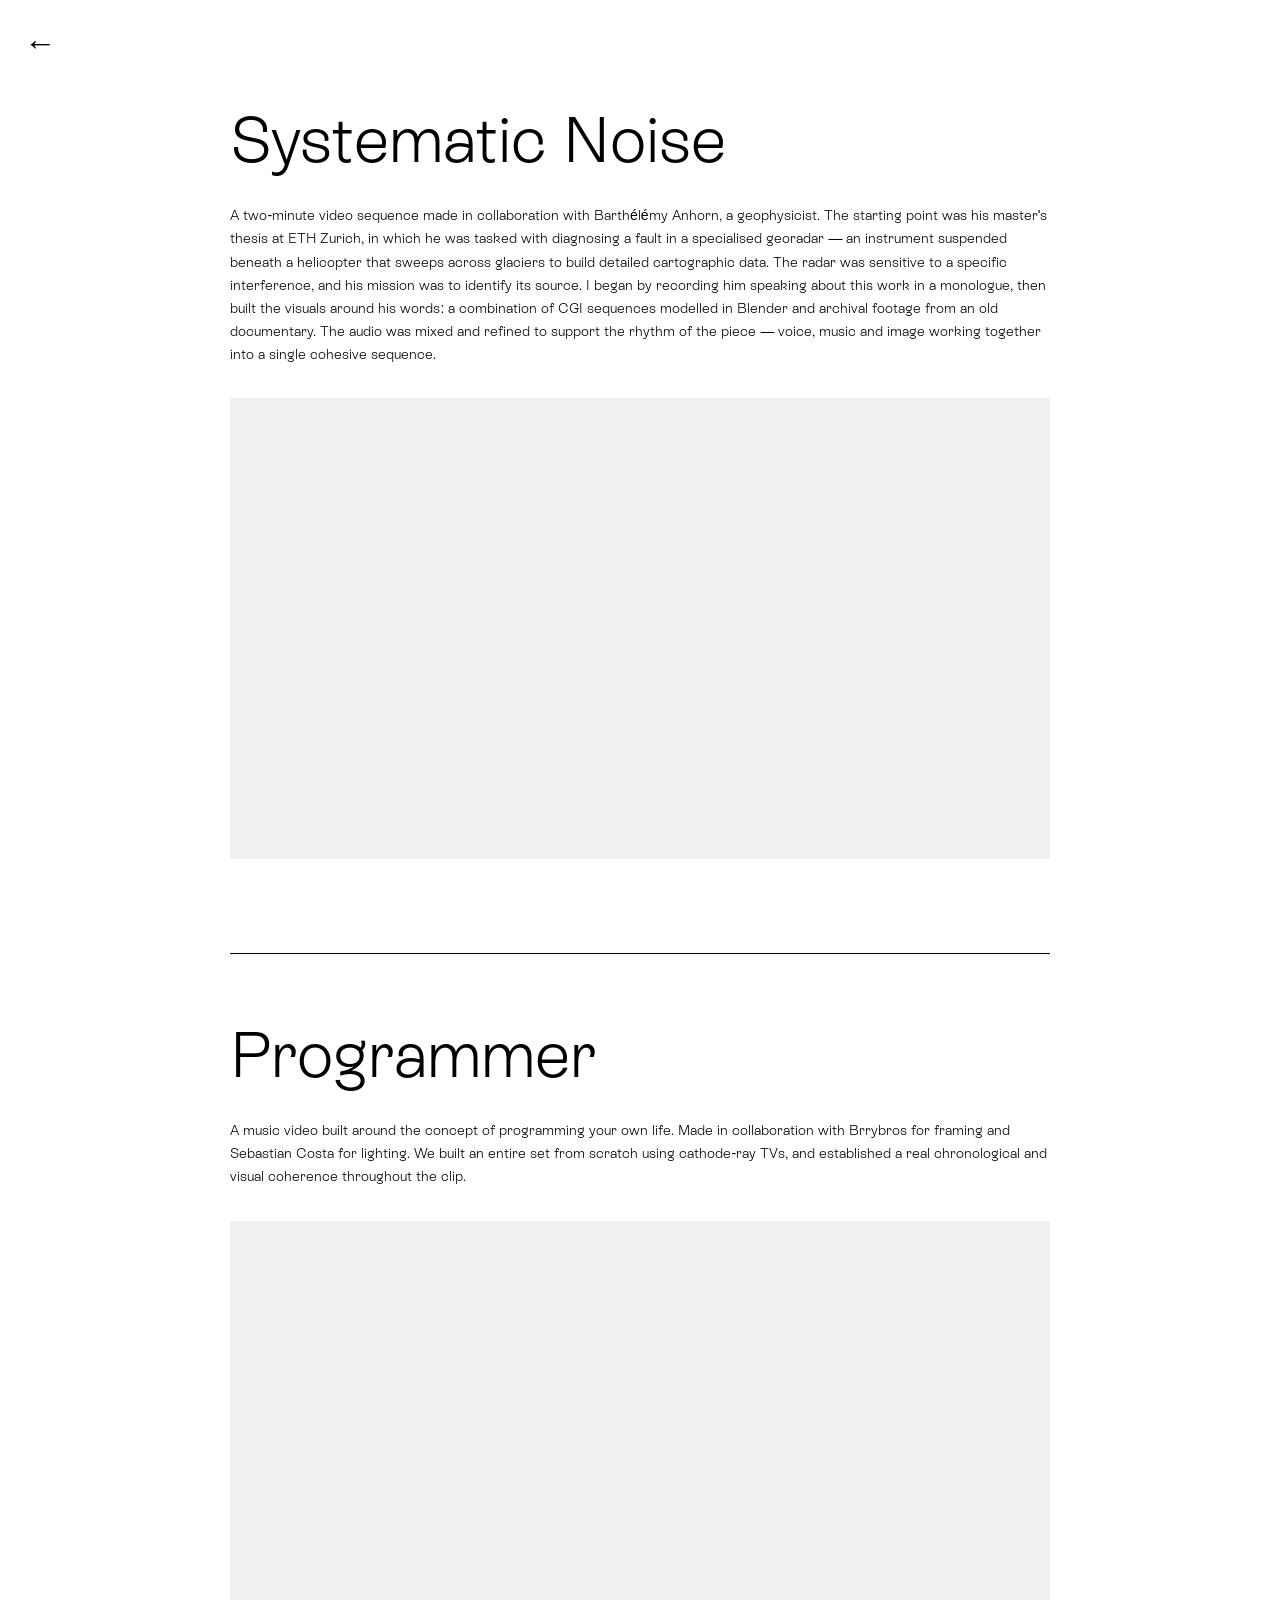
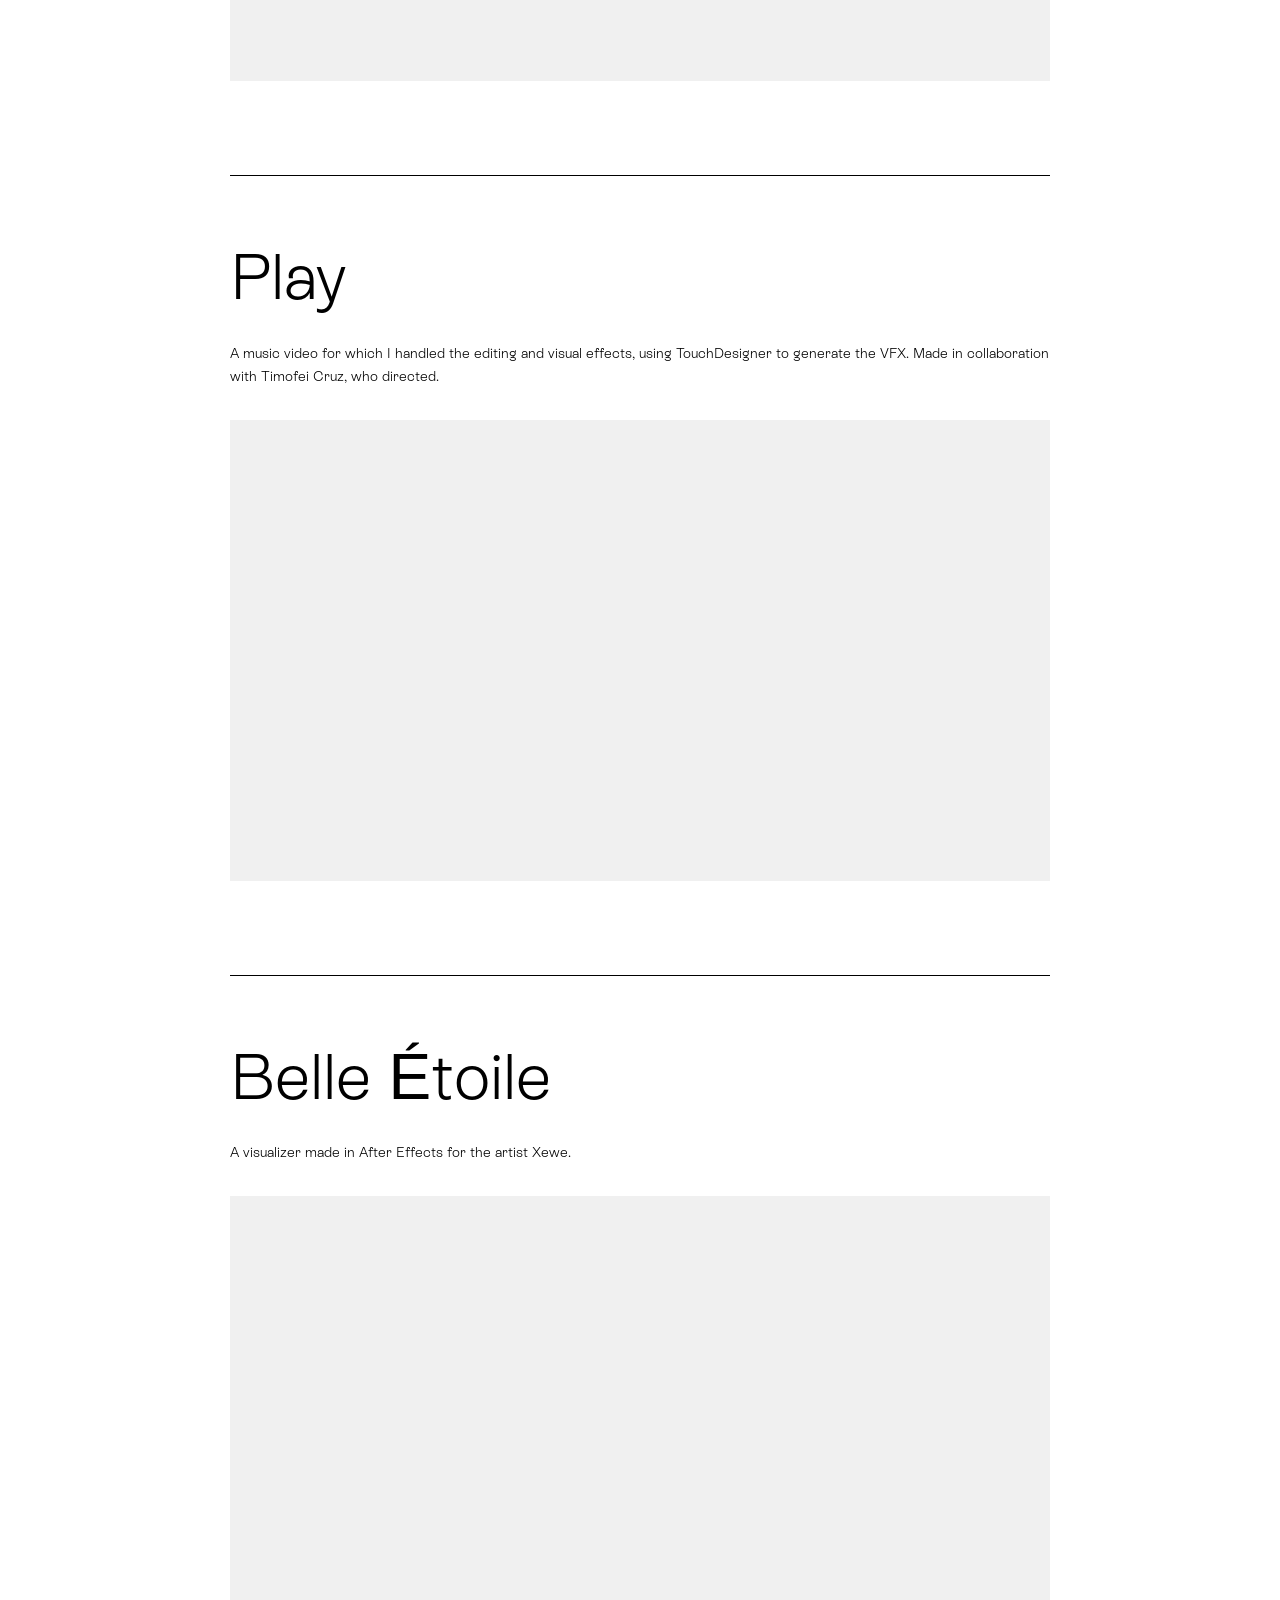
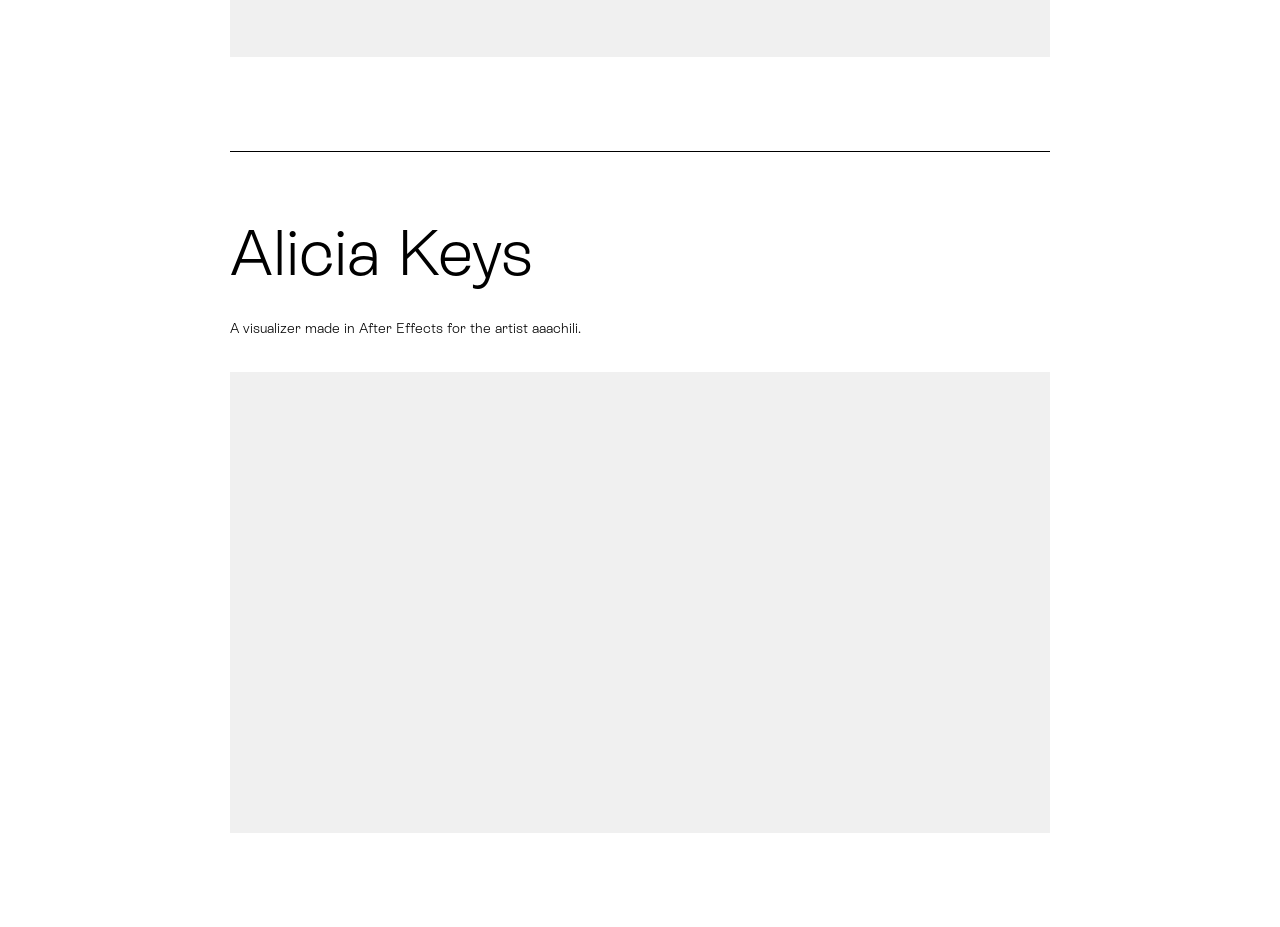
<file: projects/video.html>
<!DOCTYPE html>
<html lang="fr">
<head>
  <meta charset="UTF-8">
  <meta name="viewport" content="width=device-width, initial-scale=1.0">
  <title>Alexander Anhorn — Vidéo</title>
  <link rel="stylesheet" href="../css/style.css">
  <link rel="icon" type="image/x-icon" href="../favicon.ico">
  <link rel="icon" type="image/png" sizes="32x32" href="../favicon-32.png">
</head>
<body class="cat-page">
  <a class="back-link" href="../index.html">←</a>

  <section id="systematic-noise" class="proj-page">
    <h1 class="proj-title">Systematic Noise</h1>
    <p class="proj-desc">A two-minute video sequence made in collaboration with Barthélémy Anhorn, a geophysicist. The starting point was his master's thesis at ETH Zurich, in which he was tasked with diagnosing a fault in a specialised georadar — an instrument suspended beneath a helicopter that sweeps across glaciers to build detailed cartographic data. The radar was sensitive to a specific interference, and his mission was to identify its source. I began by recording him speaking about this work in a monologue, then built the visuals around his words: a combination of CGI sequences modelled in Blender and archival footage from an old documentary. The audio was mixed and refined to support the rhythm of the piece — voice, music and image working together into a single cohesive sequence.</p>
    <div class="video-wrap">
      <iframe src="https://www.youtube.com/embed/B-nU1EVpOO8" allow="accelerometer; autoplay; clipboard-write; encrypted-media; gyroscope; picture-in-picture" allowfullscreen></iframe>
    </div>
  </section>

  <section id="programmer" class="proj-page">
    <h1 class="proj-title">Programmer</h1>
    <p class="proj-desc">A music video built around the concept of programming your own life. Made in collaboration with Brrybros for framing and Sebastian Costa for lighting. We built an entire set from scratch using cathode-ray TVs, and established a real chronological and visual coherence throughout the clip.</p>
    <div class="video-wrap">
      <iframe src="https://www.youtube.com/embed/mv1hQtt-Obc" allow="accelerometer; autoplay; clipboard-write; encrypted-media; gyroscope; picture-in-picture" allowfullscreen></iframe>
    </div>
  </section>

  <section id="play" class="proj-page">
    <h1 class="proj-title">Play</h1>
    <p class="proj-desc">A music video for which I handled the editing and visual effects, using TouchDesigner to generate the VFX. Made in collaboration with Timofei Cruz, who directed.</p>
    <div class="video-wrap">
      <iframe src="https://www.youtube.com/embed/_rmUAIUbCdM" allow="accelerometer; autoplay; clipboard-write; encrypted-media; gyroscope; picture-in-picture" allowfullscreen></iframe>
    </div>
  </section>

  <section id="belle-etoile" class="proj-page">
    <h1 class="proj-title">Belle Étoile</h1>
    <p class="proj-desc">A visualizer made in After Effects for the artist Xewe.</p>
    <div class="video-wrap">
      <iframe src="https://www.youtube.com/embed/9u3h1Fx3ruU" allow="accelerometer; autoplay; clipboard-write; encrypted-media; gyroscope; picture-in-picture" allowfullscreen></iframe>
    </div>
  </section>

  <section id="alicia-keys" class="proj-page">
    <h1 class="proj-title">Alicia Keys</h1>
    <p class="proj-desc">A visualizer made in After Effects for the artist aaachili.</p>
    <div class="video-wrap">
      <iframe src="https://www.youtube.com/embed/JGV_5xWaOec" allow="accelerometer; autoplay; clipboard-write; encrypted-media; gyroscope; picture-in-picture" allowfullscreen></iframe>
    </div>
  </section>

  <script src="../js/carousel.js"></script>
  <script src="../js/lang.js"></script>
</body>
</html>
</file>
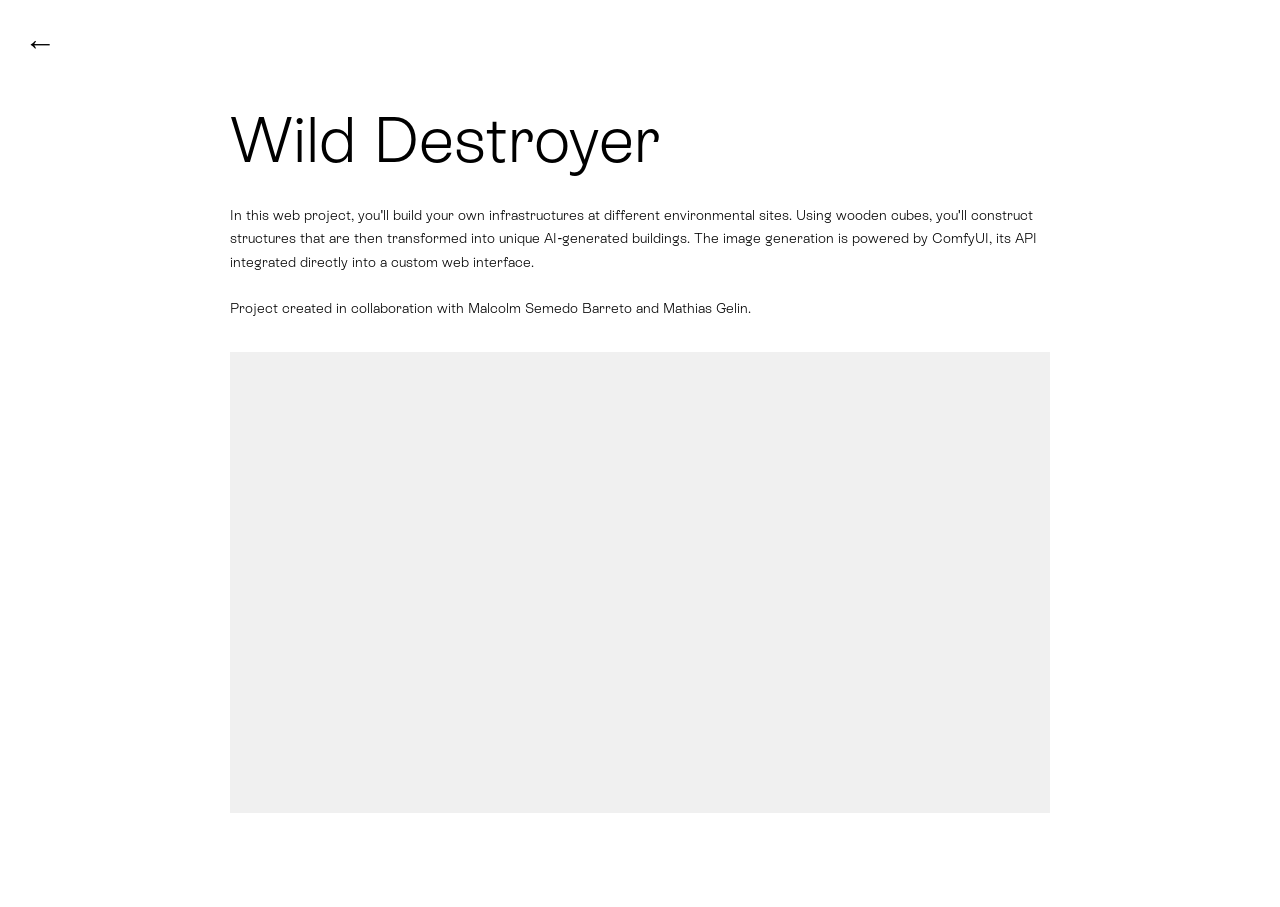
<file: projects/wild-destroyer.html>
<!doctype html>
<html lang="fr">
  <head>
    <meta charset="UTF-8" />
    <meta name="viewport" content="width=device-width, initial-scale=1.0" />
    <title>Alexander Anhorn — Wild Destroyer</title>
    <link rel="stylesheet" href="../css/style.css" />
    <link rel="icon" type="image/x-icon" href="../favicon.ico">
  <link rel="icon" type="image/png" sizes="32x32" href="../favicon-32.png">
</head>
  <body>
    <a class="back-link" href="../index.html">←</a>
    <div class="proj-page">
      <h1 class="proj-title">Wild Destroyer</h1>
      <p class="proj-desc">
        In this web project, you'll build your own infrastructures at different
        environmental sites. Using wooden cubes, you'll construct structures
        that are then transformed into unique AI-generated buildings. The image
        generation is powered by ComfyUI, its API integrated directly into a
        custom web interface.<br /><br />Project created in collaboration with
        Malcolm Semedo Barreto and Mathias Gelin.
      </p>
      <div class="video-wrap">
        <iframe
          src="https://www.youtube.com/embed/OWQkKd_x3fs"
          allow="
            accelerometer;
            autoplay;
            clipboard-write;
            encrypted-media;
            gyroscope;
            picture-in-picture;
          "
          allowfullscreen
        ></iframe>
      </div>
    </div>

    <script src="../js/carousel.js"></script>
  <script src="../js/proj-counter.js"></script>
    <script src="../js/lang.js"></script>
</body>
</html>
</file>
<file: css/style.css>
/* ============================================================
   FONTS — ES Rebond Grotesk
   ============================================================ */

@font-face {
  font-family: 'ESRebondGrotesk';
  src: url('../fonts/ESRebondGrotesqueTRIAL-Light-BF66189040e6001.otf') format('opentype');
  font-weight: 300;
  font-style: normal;
  font-display: block;
}

@font-face {
  font-family: 'ESRebondGrotesk';
  src: url('../fonts/ESRebondGrotesqueTRIAL-Regular-BF66189040b697b.otf') format('opentype');
  font-weight: 400;
  font-style: normal;
  font-display: block;
}

@font-face {
  font-family: 'ESRebondGrotesk';
  src: url('../fonts/ESRebondGrotesqueTRIAL-Bold-BF66189040400df.otf') format('opentype');
  font-weight: 700;
  font-style: normal;
  font-display: block;
}


/* ============================================================
   RESET
   ============================================================ */

*, *::before, *::after {
  box-sizing: border-box;
  margin: 0;
  padding: 0;
  user-select: none;
  -webkit-user-select: none;
}

:root {
  --m:  24px;    /* marge latérale */
  --fs: 64px;    /* taille de base */
  --lh: 1.2;    /* interligne */
  /* Remontée de Contact + sa ligne + son cache, pour que l'écart avec la
     dernière ligne de la liste tombe sur le même rythme que les lignes.
     Le cache et le padding de la liste suivent automatiquement (ils sont
     déduits de la position réelle de la ligne). */
  --contact-lift: 20px;
}


/* ============================================================
   BASE
   ============================================================ */

/* Supprime le rebond élastique en bout de scroll.
   Sur iOS, pendant ce rebond, position:fixed n'est pas réellement fixe : la
   couche des éléments fixes se décolle du contenu, le cache part et la liste
   reste, d'où les superpositions visibles en fin de course. Sans rebond,
   le problème ne peut plus se produire. Bonus : désactive aussi le
   tirer-pour-rafraîchir sur Android. */
html, body {
  overscroll-behavior-y: none;
}

body {
  font-family: 'ESRebondGrotesk', -apple-system, BlinkMacSystemFont,
               'Helvetica Neue', Arial, sans-serif;
  font-size: var(--fs);
  line-height: var(--lh);
  font-weight: 300;
  color: #000;
  background: #fff;
  -webkit-font-smoothing: antialiased;
  -moz-osx-font-smoothing: grayscale;
  overflow-x: hidden;
}

a, button {
  font-family: inherit;
  font-size: inherit;
  line-height: inherit;
  font-weight: inherit;
  color: inherit;
  text-decoration: none;
  background: none;
  border: none;
  padding: 0;
  cursor: pointer;
  -webkit-tap-highlight-color: transparent;
}


/* ============================================================
   INDEX — ÉLÉMENTS FIXES HAUT GAUCHE
   ============================================================ */

#ui-top {
  position: fixed;
  top: 10vh;
  left: var(--m);
  right: var(--m);   /* pleine largeur : la ligne enfant s'étend d'un bord à l'autre */
  z-index: 30;
  font-size: 32px;
  font-weight: 700;  /* Bold : Alexander Anhorn + work */
  pointer-events: none;  /* le bloc pleine largeur ne doit rien intercepter */
}

#ui-top a,
#ui-top button {
  display: block;
  width: -webkit-fit-content;
  width: fit-content;    /* les liens restent à la largeur du texte */
  pointer-events: auto;  /* mais restent cliquables */
}

#ui-top a {
  font-weight: 300;
}

/* Bouton work + sign */
#work-btn {
  display: inline-flex;
  align-items: baseline;
  gap: 4px;
  font-weight: 700;
}

#sign {
  display: inline-block;
  transition: opacity 0.1s ease;
  font-weight: 700;
}


/* ============================================================
   INDEX — CONTACT FIXÉ BAS DROITE
   ============================================================ */

#contact-wrap {
  position: fixed;
  bottom: calc(11vh + var(--contact-lift));
  left: var(--m);
  right: var(--m);
  z-index: 30;
  text-align: right;
  pointer-events: none;
  /* IMPÉRATIF : mêmes métriques que #contact. Sans ça le conteneur hérite
     --fs (64px sur desktop) et sa ligne de texte fait 76.8px au lieu de 38.4px,
     ce qui repousse la ligne ~38px trop haut. */
  font-size: 32px;
  line-height: var(--lh);
}

#contact {
  font-size: 32px;
  font-weight: 300;
  pointer-events: auto;
}



/* ============================================================
   INDEX — MASQUES (invisibles, servent uniquement au positionnement)
   ============================================================ */

.mask {
  position: fixed;
  left: 0;
  right: 0;
  z-index: 20;
  pointer-events: none;
}

/* Les lignes sont des enfants de #ui-top et #contact-wrap.
   Elles occupent toute la largeur de leur parent et suivent donc leurs
   éléments dans la même frame, par construction. Aucun JavaScript n'intervient
   dans leur position : il leur est impossible de se désynchroniser. */
.ui-line {
  height: 1px;
  background: #000;
  pointer-events: none;
}

/* Chevauche d'1px le haut du texte, comme le faisait l'ancien calcul JS */
#line-contact {
  margin-bottom: -1px;
}

#mask-top {
  top: 0;
  background: linear-gradient(to bottom, #fff 88%, rgba(255,255,255,0) 100%);
}

#mask-bottom {
  bottom: 0;
  background: linear-gradient(to top, #fff 88%, rgba(255,255,255,0) 100%);
}


/* ============================================================
   INDEX — LISTE DE PROJETS
   (scrollable, non fixée, Regular)
   ============================================================ */

/* ============================================================
   LANDING CAROUSEL
   ============================================================ */

#landing-carousel {
  position: fixed;
  top: calc(50% + 4vh);
  left: 50%;
  transform: translate(-50%, -50%);
  width: 80vw;
  height: 50vh;
  z-index: 5;
  cursor: pointer;
}

.landing-slide {
  position: absolute;
  inset: 0;
  display: flex;
  justify-content: center;
  align-items: center;
  opacity: 0;
  transition: opacity 0.5s ease;
  pointer-events: none;
}

.landing-slide.active {
  opacity: 1;
  pointer-events: auto;
}

.landing-slide video {
  max-width: 100%;
  max-height: 100%;
  width: auto;
  height: auto;
  display: block;
  transition: max-width 0.4s ease, max-height 0.4s ease;
}

#landing-prev,
#landing-next {
  position: fixed;
  transform: translateY(-50%);
  font-size: 20px;
  font-weight: 300;
  color: #000;
  opacity: 0.3;
  z-index: 6;
  cursor: pointer;
  line-height: 1;
  transition: opacity 0.15s ease;
}
#landing-prev { left: var(--m); }
#landing-next { right: var(--m); }
#landing-prev:hover,
#landing-next:hover { opacity: 0.9; }

#landing-name {
  position: fixed;
  right: var(--m);
  font-size: 14px;
  font-weight: 300;
  z-index: 6;
  opacity: 0;
  transition: opacity 0.2s ease;
  pointer-events: none;
}

#list {
  display: none;
  font-size: 32px;
  font-weight: 300;
  position: relative;
  z-index: 10;
}

@keyframes proj-in {
  from { opacity: 0; transform: translateY(-10px); }
  to   { opacity: 1; transform: translateY(0); }
}

@keyframes proj-out {
  from { opacity: 1; transform: translateY(0); }
  to   { opacity: 0; transform: translateY(-10px); }
}

.proj {
  display: block;
  position: relative;
  padding: 0.08em var(--m) 0.08em calc(var(--m) + 1em);
  font-weight: 300;
  opacity: 0;
  background: #fff;
}

.proj::before {
  content: '';
  position: absolute;
  top: 0;
  left: calc(var(--m) + 1em);
  right: var(--m);
  height: 1px;
  background: #000;
}

.proj:first-child::before {
  display: none;
}

/* Sub-items inside categories */
.proj-sub {
  padding-left: calc(var(--m) + 2em);
}
.proj-sub::before {
  left: calc(var(--m) + 2em);
}
.proj-sub:first-child::before {
  display: none;
}

/* Category rows */
.cat-row {
  display: block;
}
.cat-btn {
  display: block;
  position: relative;
  width: 100%;
  text-align: left;
  padding: 0.08em var(--m) 0.08em calc(var(--m) + 1em);
  font-weight: 300;
  cursor: pointer;
  opacity: 0;
  background: #fff;
}
.cat-btn::before {
  content: '';
  position: absolute;
  top: 0;
  left: calc(var(--m) + 1em);
  right: var(--m);
  height: 1px;
  background: #000;
}
.cat-sign {
  font-weight: 300;
}
.cat-sub {
  overflow: hidden;
  height: 0;
}
.cat-btn.anim-in {
  animation: proj-in 0.15s ease both;
}
.cat-btn.anim-out {
  animation: proj-out 0.15s ease both;
}

/* ============================================================
   PAGES CATÉGORIE (video.html, interaction.html, identity.html)
   ============================================================ */
.cat-page .proj-page {
  scroll-margin-top: calc(3vh + 3rem);
}
.cat-page .proj-page + .proj-page {
  padding-top: 4rem;
  position: relative;
}
.cat-page .proj-page + .proj-page::before {
  content: '';
  position: absolute;
  top: 0;
  left: var(--m);
  right: var(--m);
  height: 1px;
  background: #000;
}
@media (min-width: 768px) {
  .cat-page .proj-page + .proj-page::before {
    left: 18vw;
    right: 18vw;
  }
}


.proj.anim-in {
  animation: proj-in 0.15s ease both;
}

.proj.anim-out {
  animation: proj-out 0.15s ease both;
}


/* ============================================================
   COMPTEUR & DATE
   ============================================================ */

#insta-label {
  position: fixed;
  top: 3vh;
  left: var(--m);
  font-size: 14px;
  font-weight: 300;
  z-index: 30;
  text-decoration: none;
  color: #000;
}

#location-label {
  position: fixed;
  top: 3vh;
  right: var(--m);
  font-size: 14px;
  font-weight: 300;
  z-index: 30;
}

#copyright {
  position: fixed;
  bottom: 3vh;
  left: var(--m);
  font-size: 14px;
  font-weight: 300;
  z-index: 30;
  pointer-events: none;
}

#lang-toggle {
  position: fixed;
  bottom: 3vh;
  right: var(--m);
  font-size: 14px;
  font-weight: 300;
  z-index: 30;
  letter-spacing: 0.03em;
}

#lang-toggle span {
  cursor: pointer;
  transition: opacity 0.15s ease;
}

#lang-toggle .lang-sep {
  cursor: default;
  opacity: 0.3;
}

/* ============================================================
   PAGE CONTACT
   ============================================================ */

.contact-body {
  font-size: 32px;
  font-weight: 300;
  line-height: var(--lh);
  padding: calc(10vh + 3rem) var(--m) 6vh calc(var(--m) + 1em);
}

.contact-status {
  margin-bottom: 1.5em;
}

.contact-link {
  display: block;
  color: #000;
  text-decoration: none;
}

.contact-link:hover {
  opacity: 0.55;
  transition: opacity 0.15s ease;
}


/* ============================================================
   PAGES INTÉRIEURES
   ============================================================ */

.back-link {
  position: fixed;
  top: 3vh;
  left: var(--m);
  font-size: 32px;
  font-weight: 300;
  color: #000;
  text-decoration: none;
  z-index: 10;
  line-height: 1;
}

/* ============================================================
   PAGES PROJET
   ============================================================ */

.proj-page {
  padding: calc(6vh + 3rem) var(--m) 6vh;
  max-width: 100%;
}

@media (min-width: 768px) {
  .proj-page {
    padding-left:  18vw;
    padding-right: 18vw;
  }
}


.proj-title {
  font-family: 'ESRebondGrotesk', -apple-system, BlinkMacSystemFont, sans-serif;
  font-size: var(--fs);
  font-weight: 300;
  line-height: var(--lh);
  margin-bottom: 0.4em;
}

.proj-desc {
  font-size: 14px;
  font-weight: 300;
  line-height: 1.65;
  width: 100%;
  margin-bottom: 2rem;
}

/* Vidéo YouTube 16:9 */
.video-wrap {
  position: relative;
  width: 100%;
  padding-bottom: 56.25%;
  margin-bottom: 2.5rem;
  background: #f0f0f0;
}

.video-wrap iframe {
  position: absolute;
  top: 0; left: 0;
  width: 100%; height: 100%;
  border: none;
}

/* Carousel */
.carousel {
  width: 100%;
  margin-bottom: 2.5rem;
  user-select: none;
  -webkit-user-select: none;
}

.carousel--compact {
  margin-top: -2rem;
  margin-bottom: 1rem;
}

.carousel-window {
  overflow: hidden;
  width: 100%;
  aspect-ratio: 4 / 3;
  background: #fff;
}

.carousel-track {
  display: flex;
  height: 100%;
  transition: transform 0.35s ease;
}

.carousel-track img,
.carousel-track video {
  min-width: 100%;
  width: 100%;
  height: 100%;
  display: block;
  object-fit: contain;
  pointer-events: none;
  -webkit-user-drag: none;
}

.carousel-controls {
  display: flex;
  justify-content: center;
  align-items: center;
  gap: 1rem;
  margin-top: 0.6rem;
}

.carousel-btn {
  background: none;
  border: none;
  cursor: pointer;
  font-family: inherit;
  font-size: 18px;
  font-weight: 300;
  padding: 0;
  color: #000;
  -webkit-tap-highlight-color: transparent;
}

.carousel-counter {
  font-size: 14px;
  font-weight: 300;
}

/* Bouton visiter le site */
.visit-btn {
  display: inline-block;
  margin-bottom: 1.2rem;
  font-size: 16px;
  font-weight: 300;
  color: #000;
  text-decoration: underline;
}

.visit-btn::after {
  content: ' →';
}


/* ============================================================
   RESPONSIVE
   ============================================================ */

/* ============================================================
   HOVER LABELS (desktop uniquement)
   ============================================================ */
@media (min-width: 769px) {
  .proj[data-label]::after,
  .cat-btn[data-label]::after {
    content: attr(data-label);
    position: absolute;
    right: var(--m);
    top: 50%;
    transform: translateY(-50%);
    font-size: 14px;
    font-weight: 300;
    letter-spacing: 0.03em;
    opacity: 0;
    transition: opacity 0.15s ease;
    pointer-events: none;
    white-space: nowrap;
  }
  .proj[data-label]:hover::after,
  .cat-btn[data-label]:hover::after {
    opacity: 1;
  }
}


/* ============================================================
   RESPONSIVE
   ============================================================ */
@media (max-width: 768px) {
  :root {
    --m:  24px;
    --fs: 40px;
    /* 30px - 43.5px (une rangée de liste) : Contact redescend d'un cran pour
       que la liste fermée tienne dans l'écran, au lieu d'un micro-scroll de
       ~40px. Le scroll ne s'active alors qu'à l'ouverture d'une catégorie. */
    --contact-lift: -13.5px;   /* hérité par les paliers 480px et 390px */
  }
}

@media (max-width: 480px) {
  :root {
    --m:  18px;
    --fs: 28px;
  }
}

@media (max-width: 390px) {
  :root {
    --m:  14px;
    --fs: 24px;
  }
}
</file>
